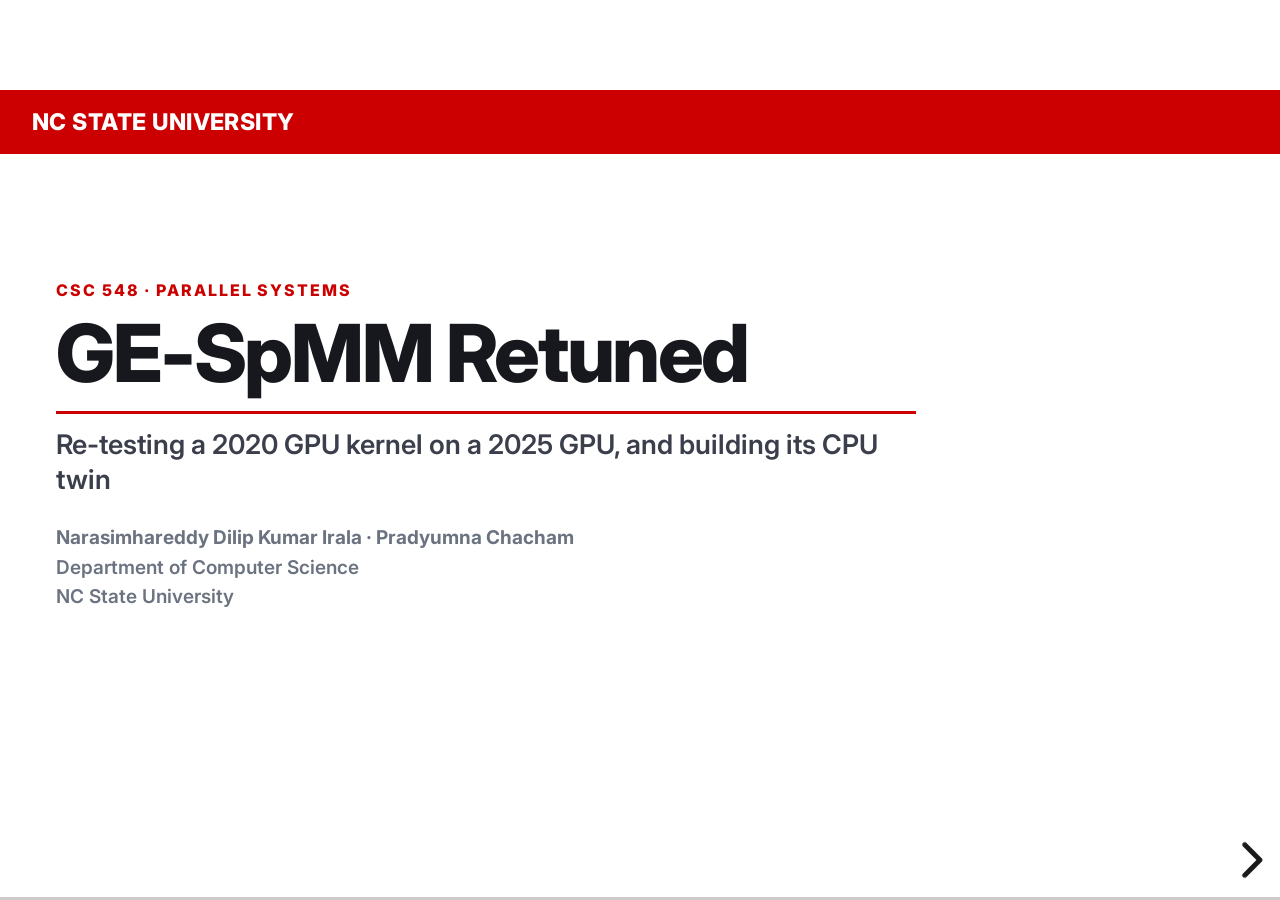
<file: index.html>
<!doctype html>
<html lang="en">
<head>
<meta charset="utf-8">
<meta name="viewport" content="width=device-width, initial-scale=1">
<title>GE-SpMM Retuned — Final Talk</title>
<link rel="stylesheet" href="vendor/reveal/reset.css">
<link rel="stylesheet" href="vendor/reveal/reveal.css">
<link rel="preconnect" href="https://fonts.googleapis.com">
<link rel="preconnect" href="https://fonts.gstatic.com" crossorigin>
<link rel="stylesheet" href="https://fonts.googleapis.com/css2?family=Inter:wght@400;600;700;800&family=JetBrains+Mono:wght@400;600;700&display=swap">
<link rel="stylesheet" href="assets/theme.css">
<link rel="stylesheet" href="assets/final.css">
</head>
<body>
<div class="reveal">
<div class="slides">

<!-- 1 -->
<section class="title-slide">
  <p class="eyebrow">CSC 548 · Parallel Systems</p>
  <h1 class="ctitle">GE-SpMM Retuned</h1>
  <p class="csub">Re-testing a 2020 GPU kernel on a 2025 GPU, and building its CPU twin</p>
  <p class="cmeta"><b style="color:var(--muted)">Narasimhareddy Dilip Kumar Irala · Pradyumna Chacham</b><br>Department of Computer Science<br>NC State University</p>
  <aside class="notes">
    <p>Introduce ourselves and the project. We took GE-SpMM, a 2020 paper that showed a hand-written CUDA kernel could beat NVIDIA’s own library at sparse times dense matrix multiplication, and we rebuilt it on a current GPU. The question we set out to answer was simple: five years and three GPU generations later, do the tricks in that paper still work? The answer turned out to be more interesting than yes or no, and most of this talk is about what we found when we went looking for the reason.</p>
    <p><b>Backup (if asked):</b> Suggested split, change it if you like: Dilip takes slides 1 to 7, up to and including what we re-implemented; Pradyumna takes 8 to 12, from the CPU control onward. The natural handover line at the end of slide 7 is “we wrote a CPU version too, and the next slide is why.” If anyone asks who did what: the CUDA kernel, the tuning and the compiler investigation on one side; the OpenMP kernel, the MKL comparison and the skew study on the other.</p>
  </aside>
</section>

<!-- 2 -->
<section>
  <p class="kicker">Problem · The task</p>
  <h2 class="title">SpMM: multiply a sparse matrix by a dense matrix</h2>
  <p class="subh">Why Sparse × Dense matters</p>
  <ul class="bl big" style="margin-top:6px">
    <li>A graph neural network mixes every node’s features with its neighbours’, once per layer
      <ul><li>That mixing step <b>is</b> a sparse matrix times a dense matrix (SpMM)</li></ul></li>
    <li>The graph is the sparse matrix A; the feature table is the dense matrix B; the result is C = A × B
      <ul><li>A node has N features, so B has N columns — we test N from 16 to 512</li></ul></li>
    <li>This one operation is about <b>30%</b> of the time spent training a GCN
      <ul><li>33%, 29%, 30% on the paper’s three graphs — so it is worth making fast</li></ul></li>
    <li>The work is <b>memory-bound</b>: only about half a floating-point operation per byte read
      <ul><li>On our GPU that caps it near 224 GFLOPS — set by memory speed, not by arithmetic</li></ul></li>
  </ul>
  <div class="callout bot">Going faster means <b>moving less data</b>, not doing less arithmetic</div>
  <span class="pn">2</span>
  <aside class="notes">
    <p>Let me start with what this operation is and why anyone cares. In a graph neural network, every layer updates a node by mixing its own features with the features of its neighbours. If you write that mixing step as linear algebra, it is exactly a sparse matrix multiplied by a dense matrix, which people call SpMM. The sparse matrix A is the graph itself: a one wherever two nodes are connected, and zeros everywhere else, which is almost everywhere. The dense matrix B is the feature table, one row per node and N columns, where N is the feature width; we test N from 16 up to 512 because that is the range real models use. The result C is the updated features. This matters because it is where the time actually goes: the paper profiled GCN training and found this single operation is about thirty percent of it, on all three of their graphs. The last point is the one to remember for the rest of the talk. This kernel does very little arithmetic per byte it reads, about half a flop per byte, so it is limited by how fast the GPU can pull data out of memory. On our card that ceiling is around 224 gigaflops. Every optimization in this talk is about moving less data or hiding the time spent waiting for it.</p>
    <p><b>Backup (if asked):</b> If asked where the numbers come from. The thirty percent is Table I of the GE-SpMM paper, measured with a profiler during GCN training: 33.1 percent on Cora, 29.3 on Citeseer, 29.8 on Pubmed. The 224 gigaflop figure is our card’s 448 gigabytes per second multiplied by roughly half a floating-point operation per byte. It is a bandwidth ceiling, which is the important part: no amount of arithmetic tuning gets you past it, so every result in this talk comes from moving data better, never from doing less maths.</p>
  </aside>
</section>

<!-- 3 -->
<section>
  <p class="kicker">Background · Storage format</p>
  <h2 class="title">How the Matrix Is Stored: CSR</h2>
  <div class="csr-top">
    <div>
      <p class="bold17">The sparse matrix A (4 × 4)</p>
      <div class="cg g4x4"><div class="cl2 z">·</div><div class="cl2 nz">5</div><div class="cl2 z">·</div><div class="cl2 nz">2</div><div class="cl2 gr">3</div><div class="cl2 z">·</div><div class="cl2 z">·</div><div class="cl2 z">·</div><div class="cl2 z">·</div><div class="cl2 z">·</div><div class="cl2 gr">7</div><div class="cl2 gr">1</div><div class="cl2 gr">4</div><div class="cl2 z">·</div><div class="cl2 gr">6</div><div class="cl2 z">·</div></div>
    </div>
    <div>
      <p class="bold17">Stored as three plain arrays</p>
      <div class="arr"><span class="an">val</span><div class="cg"><div class="cl2 ar">5</div><div class="cl2 ar">2</div><div class="cl2 ar">3</div><div class="cl2 ar">7</div><div class="cl2 ar">1</div><div class="cl2 ar">4</div><div class="cl2 ar">6</div></div></div><div class="arr"><span class="an">colind</span><div class="cg"><div class="cl2 ">1</div><div class="cl2 ">3</div><div class="cl2 ">0</div><div class="cl2 ">2</div><div class="cl2 ">3</div><div class="cl2 ">0</div><div class="cl2 ">2</div></div></div><div class="arr"><span class="an">rowptr</span><div class="cg"><div class="cl2 ">0</div><div class="cl2 ">2</div><div class="cl2 ">3</div><div class="cl2 ">5</div><div class="cl2 ">7</div></div></div>
      <p class="txt" style="margin-top:6px">val and colind list the non-zeros row by row. rowptr says where each row starts: row 0 is entries 0–1, row 1 is entry 2, and so on. Only 7 of 16 entries are non-zero; real graphs are far emptier.</p>
    </div>
  </div>
  <div class="spmm">
    <p class="bold17 sp-h">What SpMM does with it: C = A × B</p>
    <div class="sp-row">
      <div class="sp-m"><span class="sp-l">A (sparse)</span><div class="cg g4s"><div class="cl2 z">·</div><div class="cl2 nz">5</div><div class="cl2 z">·</div><div class="cl2 nz">2</div><div class="cl2 gr">3</div><div class="cl2 z">·</div><div class="cl2 z">·</div><div class="cl2 z">·</div><div class="cl2 z">·</div><div class="cl2 z">·</div><div class="cl2 gr">7</div><div class="cl2 gr">1</div><div class="cl2 gr">4</div><div class="cl2 z">·</div><div class="cl2 gr">6</div><div class="cl2 z">·</div></div></div>
      <span class="sp-op">×</span>
      <div class="sp-m"><span class="sp-l">B (dense, N = 4)</span><div class="cg g4s"><div class="cl2 ">1</div><div class="cl2 ">2</div><div class="cl2 ">3</div><div class="cl2 ">4</div><div class="cl2 ar">5</div><div class="cl2 ar">6</div><div class="cl2 ar">7</div><div class="cl2 ar">8</div><div class="cl2 ">9</div><div class="cl2 ">10</div><div class="cl2 ">11</div><div class="cl2 ">12</div><div class="cl2 ar">13</div><div class="cl2 ar">14</div><div class="cl2 ar">15</div><div class="cl2 ar">16</div></div></div>
      <span class="sp-op">=</span>
      <div class="sp-m"><span class="sp-l">C (row 0 shown)</span><div class="cg g4s"><div class="cl2 ar">51</div><div class="cl2 ar">58</div><div class="cl2 ar">65</div><div class="cl2 ar">72</div><div class="cl2 z">·</div><div class="cl2 z">·</div><div class="cl2 z">·</div><div class="cl2 z">·</div><div class="cl2 z">·</div><div class="cl2 z">·</div><div class="cl2 z">·</div><div class="cl2 z">·</div><div class="cl2 z">·</div><div class="cl2 z">·</div><div class="cl2 z">·</div><div class="cl2 z">·</div></div></div>
      <div class="hw-link"><p class="hw-k">CSR · seen in HW1–HW4</p><p class="hw-t">The same CSR format and y = A·x kernel. SpMM is N SpMVs that share one A.</p></div>
    </div>
  </div>
  <div class="callout bot">C[0,:] = 5 × B[1,:] + 2 × B[3,:] = [51, 58, 65, 72]</div>
  <span class="pn">3</span>
  <aside class="notes">
    <p>Before the tricks, you need to know how the matrix is stored, because the storage format decides what the kernel can and cannot do. This is CSR, compressed sparse row, and it is just three arrays. Storing all sixteen entries of this little matrix would be wasteful, and for a real graph with millions of nodes it is impossible, so we only keep the non-zeros. The val array holds the non-zero values, read row by row, left to right. The colind array holds the column each of those values came from. And rowptr marks where each row begins in the other two arrays: row zero occupies entries zero and one, row one is entry two, row two is entries three and four, row three is entries five and six. To get row zero of the answer you look up rowptr, find that row zero has two non-zeros, read their values five and two and their columns one and three, and then the answer is five times row one of B plus two times row three of B. That is the single most important sentence on this slide: one output row is a weighted sum of a few rows of B, and the column indices tell you which rows of B to pick up. Everything the GPU kernel does is about fetching those rows of B efficiently. And this should look familiar: it is the same CSR format and the same y = A·x kernel from homeworks one to four. SpMM is just N of those SpMVs sharing one A.</p>
    <p><b>Backup (if asked):</b> Two things if asked. This four by four matrix is our own teaching example, not from the paper; real graphs in our test set run from a thousand rows to nearly five million. And if someone asks why the storage format matters so much: almost every faster sparse kernel in the literature converts the matrix into some other layout first, and GE-SpMM’s whole selling point is that it does not. It reads these three arrays exactly as a graph library already stores them, so there is nothing to convert and nothing to amortise. Our kernel keeps that property, which is why we never compare against preprocessing-based kernels.</p>
  </aside>
</section>

<!-- 4 -->
<section>
  <p class="kicker">PAPER · GE-SpMM, Huang et al., SC 2020</p>
  <h2 class="title">The Paper We Started From</h2>
  <ul class="bl" style="margin-top:6px;font-size:23px">
    <li style="font-size:23px"><b>GE-SpMM</b>, Huang et al., SC 2020 — a hand-written CUDA kernel for this operation
      <ul><li>Its claim: work straight from CSR, add no preprocessing, and still beat NVIDIA’s own cuSPARSE library</li>
      <li>Other fast kernels first convert the matrix to a special format; in GNN inference that conversion costs more than the multiply it saves</li></ul></li>
    <li style="font-size:23px"><b>Trick 1 — Coalesced Row Caching (CRC):</b> the 32 threads of a warp fetch 32 non-zeros together in one request, into shared memory, instead of each thread fetching the same one separately</li>
    <li style="font-size:23px"><b>Trick 2 — Coarse-grained Warp Merging (CWM):</b> each thread computes CF output columns instead of one, so a fetched non-zero gets used CF times before it is thrown away. <b>The paper fixed CF = 2 for every matrix.</b></li>
  </ul>
  <div class="hw bot hw4" style="bottom:46px">
    <div class="box"><span class="h">Their hardware (2020)</span>GTX 1080 Ti (Pascal) and RTX 2080 (Turing) · CUDA 10.1<br>Reported: up to <b>1.41×</b> cuSPARSE, <b>1.81×</b> GraphBLAST</div>
    <div class="box acc"><span class="h">Our hardware (2026)</span>RTX 5060 Ti — Blackwell, 36 SMs, 32 MB L2, 448 GB/s · CUDA 12.9, on ARC<br>Plus four older GPUs: P4000, 2080 SUPER, A4000, 4060 Ti</div>
  </div>
  <span class="pn">4</span>
  <aside class="notes">
    <p>This is the paper we rebuilt. GE-SpMM was published at Supercomputing in 2020. Its selling point was compatibility: there were already faster sparse kernels in the literature, but they all required converting the matrix into a special layout first, and in a graph neural network you often multiply by a given graph only a handful of times, so the conversion costs more than it saves. GE-SpMM works directly on the CSR arrays we just saw, with no conversion at all, and still claimed to beat NVIDIA’s own cuSPARSE library. It does that with two tricks, which the next two slides explain properly. The first, coalesced row caching, is about the thirty-two threads of a warp cooperating on one fetch instead of all asking for the same thing. The second, coarse-grained warp merging, is about squeezing more output out of each thing you fetch, controlled by a number they call the coarsening factor, CF, which the paper fixes at two for every matrix. Remember that it is fixed, because that is one of the things we change. On the right is the hardware gap we are testing across: they ran on Pascal and Turing cards with CUDA 10.1; we ran on a Blackwell card with CUDA 12.9, plus four older GPUs so we could see how the answer changes by generation.</p>
    <p><b>Backup (if asked):</b> If asked about the figures on the left: those are the paper’s own headline numbers, against cuSPARSE’s csrmm2 routine and against GraphBLAST, measured on their two cards. We are not disputing them; on the older GPUs we reproduce the same ballpark. If asked why we used a 5060 Ti rather than a datacentre card: it is what was available on ARC, and the point of the study is the gap between generations rather than absolute speed, which is why we ran the same binary on four more GPUs spanning Pascal, Turing, Ampere and Ada.</p>
  </aside>
</section>

<!-- 5 -->
<section>
  <p class="kicker">Paper · Trick 1</p>
  <h2 class="title">Trick 1: Coalesced Row Caching</h2>
  <p class="lead" style="font-weight:700;color:var(--ink);font-size:19.5px;margin-bottom:8px!important">One warp — 32 threads — handles one row of the output. Each thread owns one output column. (Drawn with 4 threads.)</p>
  <table class="t wrapok">
    <tr><th style="width:52%">For one non-zero, each thread needs…</th><th>Is it the same for all 32 threads?</th></tr>
    <tr><td>the value val[p]</td><td>Yes — identical</td></tr>
    <tr><td>the column index colind[p]</td><td>Yes — identical</td></tr>
    <tr class="hl"><td>the dense value B[colind[p], my column]</td><td>No — every thread needs a different one</td></tr>
  </table>
  <div class="p5" style="display:grid;grid-template-columns:1fr 1fr;gap:20px;margin-top:12px">
    <div class="pnl"><div class="ph">Without CRC <span>4 reads, one address</span></div>
      <div class="rw"><div class="cg"><div class="cl2 gr">5</div><div class="cl2 gr">5</div><div class="cl2 gr">5</div><div class="cl2 gr">5</div></div></div>
      <p class="pc">All four threads ask memory for the same entry, and again for the next non-zero, and the next.</p></div>
    <div class="pnl acc"><div class="ph">With CRC <span>1 read, shared by all</span></div>
      <div class="rw"><div class="cg"><div class="cl2 ar">5</div><div class="cl2 ar">2</div><div class="cl2 z">·</div><div class="cl2 z">·</div></div></div>
      <p class="pc">The four threads fetch four <b>different</b> entries in one request, park them in shared memory, then all read from there.</p></div>
  </div>
  <div class="callout" style="margin-top:12px"><b>Fetch once, use it 32 times.</b> Row 0 has only 2 non-zeros, so two threads idle — that matters later</div>
  <span class="pn">5</span>
  <aside class="notes">
    <p>Here is the first trick, and the table at the top is the whole idea. One warp, thirty-two threads, works on one row of the output, and each thread is responsible for one column. Now look at what a single thread needs in order to handle one non-zero of that row. It needs the value, it needs the column index, and it needs one entry out of B. The first two are identical for all thirty-two threads: every thread in the warp is walking the same row of A. Only the third differs, because each thread is working on a different output column. So the sparse side of the data is shared and the dense side is private, and that asymmetry is what both tricks exploit. Without the trick, all four threads in my picture go to memory and ask for the same address, which is wasteful, and they do it again for every single non-zero in the row. With coalesced row caching, the four threads instead fetch four different non-zeros in one single request, which the hardware can serve as one transaction, drop them in shared memory, and then everybody reads from shared memory, which is fast and on-chip. Fetch once, use it thirty-two times. One thing to flag now because it comes back later: this row only has two non-zeros, so two of my four threads had nothing to fetch and sat idle. On real graphs most rows are shorter than thirty-two, so that cooperative fetch is often half empty.</p>
    <p><b>Backup (if asked):</b> If asked how much this trick is actually worth, do not pre-empt slide ten, just say: in our implementation it is still a win on every GPU we tested, about eight percent on Blackwell and twenty-five to thirty percent on the older cards, and there is a slide coming on why that shrank. The idle-lane point is measured rather than hand-waved: we track the fraction of rows with fewer than thirty-two non-zeros as a matrix feature, and it is one of the five numbers our run-time selector uses to choose a setting.</p>
  </aside>
</section>

<!-- 6 -->
<section>
  <p class="kicker">Paper · Trick 2</p>
  <h2 class="title">Trick 2: Coarse-grained Warp Merging</h2>
  <p class="lead" style="font-weight:700;color:var(--ink)">CRC stops threads inside one warp repeating a fetch. But what if the output is wider than the warp? (Drawn with 4 threads and 8 output columns.)</p>
  <div style="display:grid;grid-template-columns:1fr 1fr;gap:20px">
    <div class="pnl"><div class="ph">CF = 1 — two warps</div>
      <div class="rw"><span class="rl">warp A</span><div class="cg"><div class="cl2 ar">0</div><div class="cl2 ar">1</div><div class="cl2 ar">2</div><div class="cl2 ar">3</div></div></div>
      <div class="rw"><span class="rl">warp B</span><div class="cg"><div class="cl2 ar">4</div><div class="cl2 ar">5</div><div class="cl2 ar">6</div><div class="cl2 ar">7</div></div></div>
      <p class="pc r">Row fetched twice</p>
      <p class="pc">Both warps walk the same row of A and fetch the same values and column indices, separately.</p></div>
    <div class="pnl acc"><div class="ph">CF = 2 — one warp, two totals each</div>
      <div class="rw"><span class="rl">thread 0</span><div class="cg"><div class="cl2 s ar">0</div><div class="cl2 s z">·</div><div class="cl2 s z">·</div><div class="cl2 s z">·</div><div class="cl2 s ar">4</div><div class="cl2 s z">·</div><div class="cl2 s z">·</div><div class="cl2 s z">·</div></div></div>
      <div class="rw"><span class="rl">thread 1</span><div class="cg"><div class="cl2 s z">·</div><div class="cl2 s ar">1</div><div class="cl2 s z">·</div><div class="cl2 s z">·</div><div class="cl2 s z">·</div><div class="cl2 s ar">5</div><div class="cl2 s z">·</div><div class="cl2 s z">·</div></div></div>
      <p class="pc r">Row fetched once</p>
      <p class="pc">Thread 0 keeps a running total for column 0 <b>and</b> column 4, and finishes both from the same fetched value.</p></div>
  </div>
  <div class="callout" style="margin-top:12px">Once you have paid to fetch a non-zero, <b>finish every column it can contribute to</b> before dropping it. The paper fixed CF = 2</div>
  <span class="pn">6</span>
  <aside class="notes">
    <p>The second trick covers the other way you can end up paying twice. Coalesced row caching fixed the waste inside one warp. But suppose the output is wider than the warp — say eight columns when I only have four threads. The obvious thing is to use two warps, the first covering columns zero to three and the second covering four to seven. The problem is that both of those warps have to walk the same row of A, so the values and column indices get fetched from memory twice, for the same answer. Coarse-grained warp merging says: don't do that. Use one warp, and give each thread two running totals instead of one. Thread zero now owns column zero and column four. When it fetches a non-zero, it immediately uses it for both of its columns before throwing it away. The row gets fetched once instead of twice. The number of columns per thread is the coarsening factor, CF, and the paper picked CF equals two and used it for every matrix and every feature width. The intuition behind a larger CF is obvious: more reuse per fetch. The cost is less obvious, and we will come back to it — each extra column means another running total in registers, and a wider slice of B in flight at once.</p>
    <p><b>Backup (if asked):</b> If asked about larger coarsening factors, we did sweep four and eight. Across seven hundred and five measured cases, four was the best choice seven times and eight was best three times, so they are not useful in practice on this hardware. Be honest about one gap: four and eight have the same loop shape as one and two, but they are not covered by the line-by-line compiler ablation on the later slide, which only tested one and two, so we do not claim anything about them there.</p>
  </aside>
</section>

<!-- 7 -->
<section>
  <p class="kicker">Our work · What we built</p>
  <h2 class="title">What We Re-implemented, and Changed</h2>
  <p class="lead" style="font-weight:700;color:var(--ink);font-size:20px">We rewrote both kernels from the paper’s algorithms as one templated kernel — 120 compiled variants, picked at run time — then changed three things.</p>
  <div class="blk"><ul class="bl">
    <li class="top"><b>1. We fixed a correctness bug in their code.</b> Their index arithmetic is 32-bit
      <ul><li>Once rows × feature width passes about 2.1 billion, the index wraps round and the answers are silently wrong — no crash, no warning</li>
      <li>Ours uses 64-bit offsets, and every run is checked against a double-precision reference before it is timed</li></ul></li></ul></div>
  <div class="blk"><ul class="bl">
    <li class="top"><b>2. They fix CF = 2 for every matrix. We pick it per matrix</b>, from two numbers read off the graph
      <ul><li>CF = 2 only if the average row has <b>4 or fewer</b> entries; otherwise CF = 1. And always CF = 1 when the row lengths are very uneven</li>
      <li>Both numbers come from one cheap pass over rowptr — we never touch the values</li>
      <li>Tested on 27 matrices the rule was never fitted on: <b>0.995</b> of the best possible choice, against <b>0.966</b> for a fixed CF = 2. At N = 16: <b>1.000</b> against <b>0.739</b></li>
      <li><b>What actually ships is auto:</b> a 3-nearest-neighbour model picks the setting from a 6-option shortlist using 5 cheap features, and a skew rule sends very uneven matrices to a different kernel. Costs <b>0.231 ms</b>, once per graph</li></ul></li></ul></div>
  <div class="blk"><ul class="bl"><li class="top" style="margin-bottom:4px"><b>3. We wrote an OpenMP CPU version</b> of the same algorithm — the next slide is why</li></ul></div>
  <div class="callout bot" style="bottom:42px">A rule that reads <b>two numbers off the matrix</b> beats one constant chosen for everybody</div>
  <span class="pn">7</span>
  <aside class="notes">
    <p>So what did we actually build. We rewrote the paper’s two kernels from the algorithms in the paper, as a single templated kernel, which compiles into a hundred and twenty variants that we choose between at run time. Then three changes. First, a correctness bug. Their index arithmetic is thirty-two bit, which is fine for the graphs they tested, but once the number of rows times the feature width goes past roughly two point one billion, the index wraps round and the kernel quietly computes wrong answers. There is no crash and no warning; you just get bad numbers. Ours uses sixty-four bit offsets, and separately, every single timed run we report is checked against a double-precision reference first, so nothing gets timed unless it is correct. Second, and this is the part I want you to take away: the paper fixes the coarsening factor at two for every matrix in the world. We pick it per matrix, using a rule you can say out loud. Use CF equals two only if the average row is short, four entries or fewer; otherwise use one. And whenever the row lengths are very uneven, use one. Both of those numbers come from a single cheap pass over the rowptr array, so we never even look at the matrix values. On twenty-seven matrices the rule was never fitted on, it lands within half a percent of the best choice you could have made with hindsight, where the paper’s fixed two is about three percent off at wide outputs, and twenty-six percent off at narrow ones. One distinction to have straight in case you are asked, because these are two different things. That rule is the explainable version, and it is the one I would quote, because you can say it out loud and check it. What actually ships in the library is a small model: three-nearest-neighbour over a shortlist of six settings, using five cheap numbers about the matrix and the feature width — average row length, how uneven the rows are, the output width, the share of rows shorter than thirty-two, and the matrix size. Alongside it one hand-written rule looks at the unevenness and sends the worst matrices to a different kernel entirely. Picking costs about a quarter of a millisecond, paid once per graph, and in a graph neural network you multiply by the same graph thousands of times, so it is free in practice. That selector is where the one-point-one-four times figure on the takeaways slide comes from. Third, we wrote a CPU version in OpenMP, which is the next slide.</p>
    <p><b>Backup (if asked):</b> Backing detail if pushed. The overflow is not hypothetical for their own test set: the largest graph in the paper’s benchmark suite has four point eight five million rows, and at a feature width of five hundred and twelve that is two point four eight billion, past the two point one five billion a signed thirty-two-bit index can hold. The rule’s scores come from a held-out test: the rule is fitted on the training matrices only and scored once on twenty-seven matrices it never saw, including every citation graph and every synthetic power-law graph as whole families. The 0.995 is a geometric mean of how close it lands to the best coarsening factor available in each case, and its worst single case is 0.95.</p>
  </aside>
</section>

<!-- 8 -->
<section>
  <p class="kicker">Our work · The CPU control</p>
  <h2 class="title">Why We Also Wrote a CPU Version</h2>
  <ul class="bl" style="margin-top:2px">
    <li style="font-size:21px"><b>Not a GPU-versus-CPU race.</b> It is a control experiment</li>
    <li style="font-size:20px">The puzzle: this kernel slows down badly on <b>uneven</b> graphs — a few nodes with thousands of neighbours, most with two or three. Real graphs all look like this
      <ul><li><b>Reason (a):</b> the GPU’s execution model. One row goes to one warp, and that assignment is fixed when the kernel launches — a warp cannot hand its row to someone else, or split a huge row up</li>
      <li><b>Reason (b):</b> the algorithm. Maybe any row-by-row sparse multiply suffers, on any hardware</li></ul></li>
    <li style="font-size:20px"><b>GPU numbers alone cannot tell these apart</b> — every GPU measurement has warps in it. So we ran the same algorithm on hardware that has none</li>
  </ul>
  <table class="t wrapok" style="margin-top:6px;table-layout:fixed;font-size:18.5px">
    <colgroup><col style="width:46%"><col style="width:24%"><col style="width:30%"></colgroup>
    <tr><th>Same uneven matrices, throughput kept vs. an even graph</th><th>At skew CoV 16, N = 16</th><th></th></tr>
    <tr><td>GPU, one row per warp (the paper’s mapping)</td><td>0.31 — keeps 31%</td><td><div class="btrack"><div class="bar" style="width:31%"></div></div></td></tr>
    <tr><td>GPU, our tuned version (merge path)</td><td>0.62</td><td><div class="btrack"><div class="bar" style="width:62%"></div></div></td></tr>
    <tr class="hl"><td>CPU, OpenMP</td><td>0.82 — keeps 82%</td><td><div class="btrack"><div class="bar red" style="width:82%"></div></div></td></tr>
  </table>
  <div class="callout" style="font-size:19px;margin-top:10px">The penalty belongs to the <b>execution model</b>, not the algorithm — it holds at every width we tested. Honest caveat: on the CPU a static schedule scores 0.83 and dynamic 0.82, so this is not about the scheduling policy</div>
  <span class="pn">8</span>
  <aside class="notes">
    <p>This is the slide where the CPU version earns its place, so let me be clear about why it exists. It is not here so we can say a GPU is faster than a CPU; everyone knows that. It is a control. Here is the puzzle. This kernel slows down a lot on uneven graphs, where a handful of nodes have thousands of neighbours and most have two or three — which is what every real social or web graph looks like. There are two possible explanations. One: it is the GPU’s fault, because one row is assigned to one warp and that assignment is baked in when the kernel launches, so a warp that draws a huge row cannot hand it off or split it, and a warp that finishes early cannot go and help. Two: it is the algorithm’s fault, and any row-by-row sparse multiply would suffer the same way on any hardware. The problem is that you cannot tell these apart using GPU measurements, because every GPU measurement has warps baked into it. The only way to separate them is to run the same algorithm on hardware that has no warps at all. That is the CPU version. The numbers are in the table: on the same uneven matrices, the paper’s GPU mapping keeps thirty-one percent of the throughput it had on an even graph, and the CPU keeps eighty-two. So the penalty belongs to the execution model. One honest caveat I want to say out loud: we expected dynamic scheduling to be the reason the CPU copes, but static and dynamic come out within one percent of each other, so that is not the explanation. The CPU simply holds up either way.</p>
    <p><b>Backup (if asked):</b> Backing detail if pushed. These are synthetic matrices from a grid where we set the average row length and the unevenness independently, so the only thing changing between cells is the shape of the graph. Each number is that series compared against its own even-graph cell, so we are not comparing a GPU against a CPU directly, we are comparing how much each one loses. The effect is strongest at narrow outputs and milder at wide ones: the GPU row-split mapping keeps 0.31 at width 16 but 0.79 at width 512, while the CPU stays around 0.82 to 0.90 throughout. If asked why our tuned GPU version only recovers to 0.62, the merge-path kernel claws back about seventy per cent of the gap at width 16, not all of it.</p>
  </aside>
</section>

<!-- 9 -->
<section>
  <p class="kicker">Results · CPU vs Intel MKL</p>
  <h2 class="title">Our CPU Kernel vs Intel MKL</h2>
  <p class="lead" style="font-weight:700;color:var(--ink)">MKL is Intel’s own hand-tuned maths library — the fair thing to measure a CPU kernel against. AMD EPYC 9115, 16 cores, 16 threads.</p>
  <div style="display:grid;grid-template-columns:560px 1fr;gap:30px">
    <table class="t" style="font-size:20px">
      <tr><th class="c">Feature width N</th><th class="c">our time ÷ MKL time</th><th>Who wins</th></tr>
      <tr><td class="c">16</td><td class="c">1.10</td><td>MKL, by about 10%</td></tr>
      <tr class="hl"><td class="c">32</td><td class="c">0.91</td><td>Ours, by about 10%</td></tr>
      <tr class="hl"><td class="c">64</td><td class="c">0.72</td><td>Ours, by 1.4×</td></tr>
      <tr class="hl"><td class="c">128</td><td class="c">0.73</td><td>Ours</td></tr>
      <tr class="hl"><td class="c">256</td><td class="c">0.75</td><td>Ours</td></tr>
      <tr class="hl"><td class="c">512</td><td class="c">0.76</td><td>Ours, by about 1.3×</td></tr>
    </table>
    <ul class="bl" style="margin-top:-2px">
      <li style="font-size:20px">Scaling on 16 threads: <b>6.35×</b> at N = 512, <b>7.14×</b> at N = 128, over one thread
        <ul><li>Careful: the jump from 8 to 16 threads is the second memory link coming in, not better code — so don’t read Amdahl’s law into this curve</li></ul></li>
      <li style="font-size:20px">At N = 512 we reach <b>0.27</b> of what the machine can attain and MKL reaches 0.21
        <ul><li>Real traffic is about 4× the minimum needed, so at wide outputs the limit is <b>re-reading B</b>, not memory speed or arithmetic</li></ul></li>
    </ul>
  </div>
  <div class="callout" style="margin-top:14px">We beat a heavily tuned vendor library from N = 64 upward — on the same node, same threads</div>
  <span class="pn">9</span>
  <aside class="notes">
    <p>Since we built a CPU version, the obvious question is whether it is any good, so we measured it against Intel MKL, which is Intel’s own hand-tuned maths library and the fair thing to compare against. The table is time ratios, so below one means we are faster. At the narrowest output, sixteen columns, MKL beats us by about ten percent — their short-row handling is better than ours. At thirty-two we are ten percent ahead. From sixty-four columns upward we are consistently around thirty to forty percent faster, on the same machine with the same sixteen threads. Two things underneath that. First, scaling: we get about six and a half times on sixteen threads at the widest output. I want to be careful about how that number is read, because it is tempting to fit Amdahl’s law to it and announce a serial fraction. That would be wrong here. This processor has two chiplets, and the step you see between eight and sixteen threads is the second chiplet’s memory link becoming available, not the code getting more parallel. Second, the roofline. At wide outputs we reach about twenty-seven percent of what the machine could theoretically attain, and MKL about twenty-one. Neither is close to the ceiling, and when we counted the actual traffic it was roughly four times the minimum the problem requires. So the thing limiting us at wide outputs is re-reading the B matrix, not raw memory bandwidth and certainly not arithmetic.</p>
    <p><b>Backup (if asked):</b> Backing detail if pushed. These are the runs after short-row packing became our default, which is itself worth twelve to sixteen per cent at the two narrowest widths. The scaling figures are two, four, eight and sixteen threads giving 1.91, 3.05, 3.85 and 6.35 at width 512, with threads bound close to their cores. The reason the curve flattens between four and eight and then jumps is that this processor has two chiplets and up to eight threads share one chiplet’s memory link, which we measured separately: a STREAM-style benchmark gives 125 gigabytes per second across sixteen threads but only about 63 on one chiplet. If asked why MKL still wins at width 16, the honest answer is that we do not know — we never profiled it to see which routine it picks. That is on the last slide as unfinished work.</p>
  </aside>
</section>

<!-- 10 -->
<section>
  <p class="kicker">Results · The compiler finding</p>
  <h2 class="title">Why the Tricks Looked Dead</h2>
  <ul class="bl s10">
    <li>Our first result: on Blackwell the authors’ CRC kernel ran <b>1.40× slower</b> than their own simple kernel. We blamed the bigger cache for already doing CRC’s job</li>
    <li><b>That explanation was wrong.</b> Two things killed it
      <ul><li>The 4060 Ti has the <b>same 32 MB cache</b> as Blackwell and still author's kernel perform better in 4060 Ti than Blackwell.</li>
      <li>Hardware counters: same memory traffic, same hit rates, same occupancy, 0.95× the instructions — but <b>22–26 stall cycles</b> per instruction issued, against our 11–15. It was not moving more data, it was <b>waiting</b></li></ul></li>
  </ul>
  <div class="s10c">
    <div class="flow">
      <div class="fl"><b>Their inner loop has two exit tests</b> — ends at the tile or the row, whichever first<code>for (kk = 0; kk &lt; 32 &amp;&amp; jj + kk &lt; hb; kk++)</code></div>
      <div class="fl"><b>nvcc 12.9 does not unroll it for Blackwell</b> (it does for Pascal → Ada)</div>
      <div class="fl"><b>Loads go out one at a time</b></div>
      <div class="fl"><b>Every non-zero waits for its own load</b></div>
      <div class="fl bad"><b>Result: CRC kernel 1.40× slower</b> than the simple kernel</div>
    </div>
    <div>
      <table class="t s10t">
        <tr><th>Load instructions</th><th>theirs</th><th>ours</th></tr>
        <tr><td>Pascal → Ada</td><td><b>68</b> unrolled</td><td>12</td></tr>
        <tr><td>Blackwell</td><td><b>8</b> not unrolled</td><td>36</td></tr>
      </table>
      <p class="s10cap">Unrolled, 8 loads go out together and their waits overlap. Rolled, every non-zero waits for its own load, one at a time.</p>
    </div>
  </div>
  <div class="callout bot" style="bottom:38px;font-size:19px">Rewriting <b>three source lines</b> makes their kernel as fast as ours (1.80× our time → 1.08×). Well compiled, <b>CRC still wins</b> on Blackwell: 0.92× the simple kernel, against 0.67–0.78× on older GPUs</div>
  <span class="pn">10</span>
  <aside class="notes">
    <p>This is the slide I would most like you to remember, and it is a story about being wrong. Our first campaign found that the authors’ coalesced-row-caching kernel was forty percent slower than their own simple kernel on the new GPU, and we had a tidy explanation: Blackwell has a thirty-two megabyte cache, the cache is now doing by itself what the trick used to do by hand, so the trick is obsolete. It is a nice story and it is wrong. Two things killed it. First, we ran the same experiment on a 4060 Ti, which has exactly the same thirty-two megabyte cache, and there was no gap at all. If the cache were the explanation, that card should behave the same way. Second, the hardware counters: the slow kernel moves exactly the same bytes, gets the same cache hit rates, has the same occupancy and actually executes slightly fewer instructions. It was not doing more work. It was waiting — twice as many stall cycles per instruction. The real cause is the compiler. Their inner loop has two exit conditions, stop at the end of the thirty-two-entry tile or stop at the end of the row, and to unroll a loop like that the compiler has to reason out the trip count. For every GPU generation from Pascal through Ada it does. For Blackwell it silently does not, and you can see it in the machine code: sixty-eight load instructions become eight. Unrolled, eight loads go out together and their memory latencies overlap. Rolled, every single non-zero waits for its own load. We rewrote three lines of their source and their kernel became as fast as ours. So the honest conclusion is the opposite of what we first reported: with well-compiled code, coalesced row caching still wins on Blackwell. The benefit shrinks, from twenty-five or thirty percent down to eight, but it does not turn into a loss.</p>
    <p><b>Backup (if asked):</b> Backing detail if pushed. The three lines are: the two-exit loop bound; a test that asks “am I the last column block” instead of “do I stick out past the end”, which sends every last block down the bounds-checked path even when nothing sticks out; and a bounds check written once per non-zero instead of once per tile, which the compiler keeps as a real branch so the loads cannot be batched. Every fixed version produces bit-identical output to ours, same summation order, so this is not a numerical trade. Worth knowing: __restrict__, which is the usual first guess, makes no measurable difference here, under nought point three per cent. The damage is worst on skewed graphs, where one warp walks thousands of non-zeros and pays a full memory latency for each: wiki-Talk and com-Youtube are 4.2 times slower at width 16. One caveat to volunteer: we only tested CUDA 12.9, and we did not try the compiler the paper originally used.</p>
  </aside>
</section>

<!-- 11 -->
<section>
  <p class="kicker">Takeaways</p>
  <h2 class="title">Takeaways</h2>
  <ul class="bl tight" style="margin-top:2px">
    <li><b>Re-running an old GPU paper on new hardware measures the compiler as much as the algorithm.</b> We nearly published a hardware explanation for what turned out to be a code-generation effect</li>
    <li><b>Trick 1 survives, smaller.</b> Coalesced row caching is 0.92× the simple kernel’s time on Blackwell, against 0.67–0.78× on four older GPUs</li>
    <li><b>Trick 2’s fixed CF = 2 does not survive.</b> Across 705 measured cases the best CF was 1 in 378 and 2 in 317 — and at feature widths of 64 and above it was 1 in <b>every</b> cell of our synthetic grid</li>
    <li><b>A two-number rule beats any constant</b> — 0.995 of the best possible choice on matrices it had never seen</li>
    <li><b>Uneven graphs hurt the GPU far more than the CPU</b> — 0.31 against 0.82 of even-graph throughput, which is why the CPU control was worth building</li>
  </ul>
  <div class="nums bot" style="bottom:90px">
    <div class="nc"><span class="nn">1.58×</span><span class="nt">the best cuSPARSE at N = 512, with the best setting picked per matrix <b style="color:var(--ink)">in hindsight</b></span></div>
    <div class="nc acc"><span class="nn">1.14×</span><span class="nt">the same comparison with our selector choosing <b>blind</b>, on 27 graphs it had never seen</span></div>
  </div>
  <p class="closing bot" style="bottom:44px">The number worth quoting is <b>1.14×</b> — what you actually get without knowing the answer in advance</p>
  <span class="pn">11</span>
  <aside class="notes">
    <p>Pulling it together. The first takeaway is the one with the broadest reach, and it is a methodological one: when you re-run an old GPU paper on new hardware, you are measuring the compiler at least as much as the algorithm. We had a clean, plausible hardware story — bigger cache makes the trick redundant — and it was wrong, and it took a second GPU with the same cache size and a look at the machine code to find that out. Second, the first trick survives, just smaller: it still wins on Blackwell, by eight percent instead of twenty-five. Third, the second trick’s fixed setting does not survive. Across seven hundred measured cases the paper’s choice of two was the best one less than half the time, and at any feature width of sixty-four or more our grid says one, everywhere, without exception. Fourth, you do not need a complicated model to fix that — a rule reading two cheap numbers off the matrix gets within half a percent of perfect on matrices it has never seen. Fifth, the CPU control answered its question: uneven graphs cost the GPU far more than the CPU, so that penalty is about how GPUs execute, not about the algorithm. And finally the two numbers at the bottom, which I want to be careful about. Tuned per matrix with hindsight we are fifty-eight percent faster than the best cuSPARSE. But the number that means anything in practice is the one on the right: fourteen percent, with our selector choosing blind on graphs it had never seen. That is the honest headline and that is the one we quote.</p>
    <p><b>Backup (if asked):</b> Backing detail if pushed. The 1.58 is a geometric mean over the 115 matrices that have both timings at width 512, with 112 outright wins and three losses, and a confidence interval of 1.50 to 1.68. The 1.14 is our auto policy measured on the 27 held-out matrices, 159 samples; it compares kernel times taken from two different runs, so a few per cent either way should not be over-read. One number to have ready in case someone digs: the learned selector on its own, without the rule that routes very uneven matrices to the merge-path kernel, scores 0.98, which is slightly below cuSPARSE. It is the combination that wins, not the model alone, and we would rather say that ourselves than have it found.</p>
  </aside>
</section>

<!-- 12 -->
<section>
  <p class="kicker">Next steps</p>
  <h2 class="title">Future Scope / Next Steps</h2>
  <ul class="bl tight" style="margin-top:6px">
    <li><b>Pin down the compiler finding.</b> We know the unrolling decision changes for Blackwell; we have not traced which heuristic
      <ul><li>We only tested CUDA 12.9 — the same loop may behave differently on other versions, including the one the paper used</li></ul></li>
    <li><b>Finish the ablation.</b> CF = 4 and CF = 8 have the same loop shape but were never measured in it</li>
    <li><b>Profile MKL properly.</b> We know it is faster at N = 16; we have not recorded which routine it runs or where its time goes</li>
    <li><b>Choosing the merge-path settings from matrix features did not generalise</b>
      <ul><li>Every feature-based version scored worse than a plain rule, and even a perfect per-case choice would only reach 0.917 — we report that as a limit, not a result</li></ul></li>
    <li><b>Re-run the last figures with the final kernels</b> — six still use first-campaign versions, and the vertex-ordering question was never measured</li>
  </ul>
  <div class="callout bot" style="bottom:42px"><b>Takeaway:</b> the tricks still work — but a constant chosen in 2020, and a compiler from 2025, both decide more than the algorithm does</div>
  <span class="pn">12</span>
  <aside class="notes">
    <p>Where this goes next, and what we have not done. First, the compiler result is solid but incomplete: we can show that the unrolling decision changes between architectures and we can show the consequence, but we have not traced which specific heuristic inside the compiler changed, and we only ever tested one CUDA version. It would be worth checking whether the paper’s own compiler behaved this way. Second, our line-by-line ablation covers coarsening factors one and two; four and eight have the same loop shape and should behave the same way, but we did not measure them, so we should not claim them. Third, MKL beats us at the narrowest output and we do not know why — we never profiled it to see which routine it picks or where its time goes. Fourth, an honest negative: we tried to choose the merge-path settings from matrix features the same way we choose the coarsening factor, and nothing generalised. Every version we tried did worse than a plain hand-written rule, and even a perfect choice in every case would only reach ninety-two percent, so we report that as a limit rather than quietly dropping it. And fifth, housekeeping: six of our figures still come from the first campaign’s kernels and should be regenerated, and the question of whether reordering the graph’s vertices helps was never measured at all. The closing thought is the one from the previous slide: the tricks do still work, but a constant someone chose in 2020 and a compiler released in 2025 each turned out to matter more than the algorithm itself.</p>
    <p><b>Backup (if asked):</b> Backing detail if pushed. On the merge-path negative: we tried a per-width table, a table that could also pick the two-kernel variant, a nearest-neighbour model over the same features, tables split by matrix size, and an extra longest-row feature. On the held-out matrices these scored between 0.831 and 0.887, against 0.880 for the plain hand-written rule, so none of them earned its place. The ceiling matters too: even choosing the best merge setting in every single case would only reach 0.917, and the best setting changes from case to case, so no rule over these features can predict it. That is why we present it as a limit of the approach rather than a thing we ran out of time on.</p>
  </aside>
</section>

<!-- 13 -->
<section>
  <p class="kicker">Hypotheses · Where the evidence stands</p>
  <h2 class="title">Our Hypotheses — What the Data Supports</h2>
  <p class="hcap"><b>H1–H4</b> from our proposal · <b>H5</b> added mid-project · <b>H6–H8</b> added in Phase 3 (load balancing)</p><table class="ht"><tr><th>#</th><th>Hypothesis</th><th>Verdict (Nov run unless marked)</th></tr><tr><td class="hn">H1</td><td>CRC pays off only once rows fill its 32-slot tile</td><td><b class="vn">Not supported</b>: correlation 0.35–0.56, needed &gt; 0.8</td></tr><tr><td class="hn">H2</td><td>The best CF falls as skew rises</td><td><b class="vn">Not supported</b>: CF 1 best in every cell at N ≥ 64</td></tr><tr><td class="hn">H3</td><td>Skew hurts the GPU more than the CPU</td><td><b class="vs">Supported</b>: merge path closes 35–71% of the gap</td></tr><tr><td class="hn">H4</td><td>The CPU closes the gap at small N</td><td><b class="vs">Supported</b>: GPU lead 1.9× at N = 16 vs 4.8× at N = 512</td></tr><tr class="grp"><td class="hn">H5</td><td>Node order matters on a big-cache GPU</td><td><b class="vo">Partly</b>: random order 0.88×, others ≈ 1.0× (Oct run)</td></tr><tr class="grp"><td class="hn">H6</td><td>Merge path beats row split on skewed graphs at every N</td><td><b class="vn">Not supported</b>: holds for N ≤ 256, fails at 512 (0.94×)</td></tr><tr><td class="hn">H7</td><td>A skew level exists where merge path takes over</td><td><b class="vs">Yes</b>: median CoV ≈ 4</td></tr><tr><td class="hn">H8</td><td>Binning rows by length gets half of merge path's gain</td><td><b class="vn">Not supported</b>: 0.32 of it</td></tr></table>
  <p class="hfoot bot" style="bottom:40px">We ran more experiments than fit in four minutes — the full results are in our report and repository.</p>
  <span class="pn">13</span>
  <aside class="notes"><p>These are the hypotheses we set out to test. H1 to H4 are the ones we proposed in our proposal; H5 was added mid-project, and H6 to H8 came later, in the load-balancing phase. The verdict column shows where each one landed. We have done a lot more than we could show properly in four minutes — we are short on time — so the full set of experiments is in our report and repository, and we are happy to go into any of it in questions.</p></aside>
</section>

<!-- 14 -->
<section class="title-slide" style="padding-top:150px">
  <p class="eyebrow">NC State University</p>
  <h1 class="big">Thank you</h1>
  <p class="q">Questions?</p>
  <p class="cmeta" style="margin-top:50px !important"><b style="color:var(--muted)">Narasimhareddy Dilip Kumar Irala · Pradyumna Chacham</b><br>CSC 548 · NC State University</p>
  <aside class="notes">
    <p>Thank you. We're happy to take questions.</p>
  </aside>
</section>

</div></div>
<script src="vendor/reveal/reveal.js"></script>
<script src="vendor/reveal/plugin/notes/notes.js"></script>
<script>
  Reveal.initialize({
    width: 1280, height: 720, margin: 0, minScale: 0.2, maxScale: 2.0,
    center: false, hash: true, slideNumber: false, transition: 'fade', transitionSpeed: 'fast',
    controls: true, progress: true, pdfSeparateFragments: false,
    plugins: [ RevealNotes ]
  });
</script>
</body>
</html>
</file>
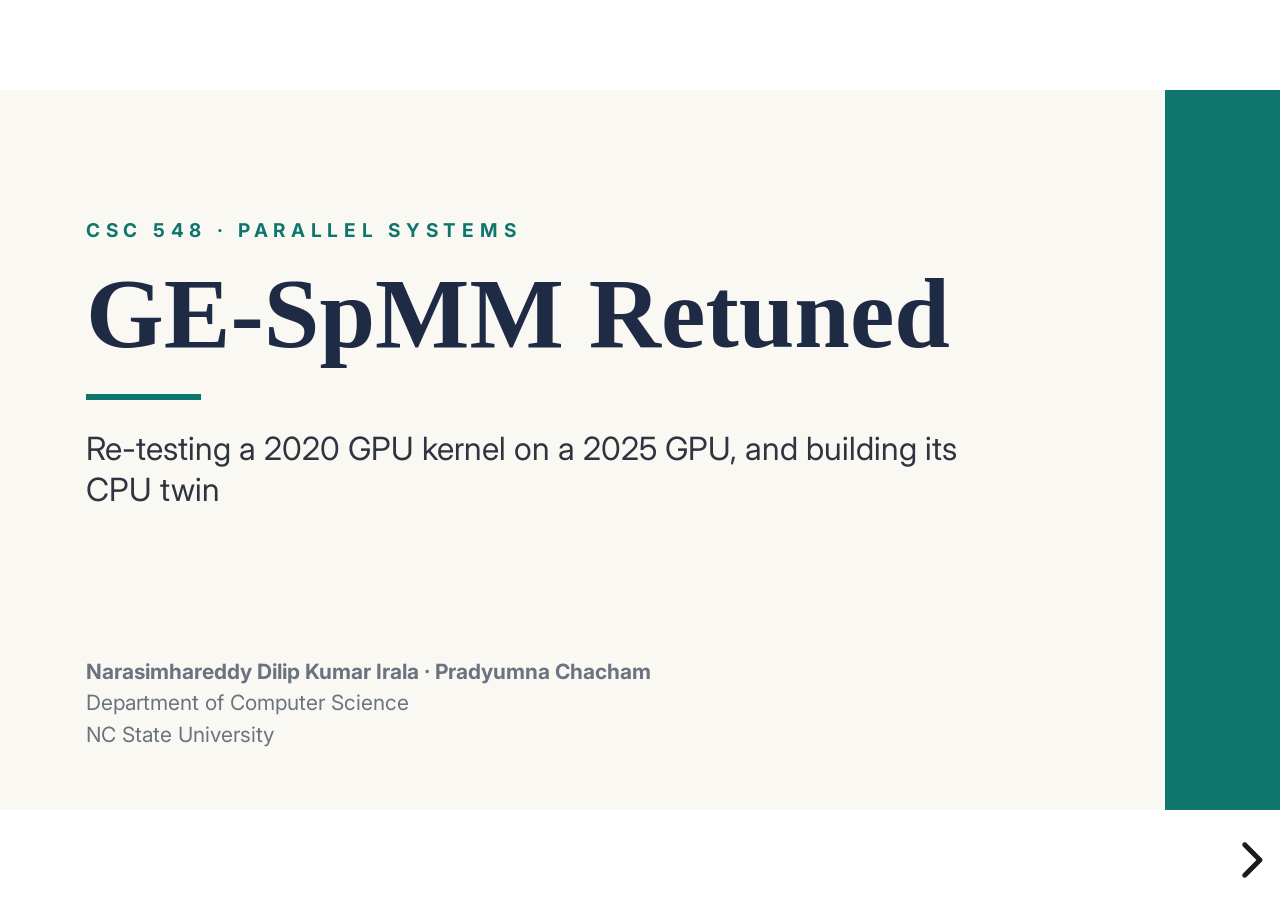
<file: alt/index.html>
<!doctype html>
<html lang="en">
<head>
<meta charset="utf-8">
<meta name="viewport" content="width=device-width, initial-scale=1">
<title>GE-SpMM Retuned — CSC 548 (academic editorial)</title>
<link rel="stylesheet" href="../vendor/reveal/reset.css">
<link rel="stylesheet" href="../vendor/reveal/reveal.css">
<link rel="preconnect" href="https://fonts.googleapis.com">
<link rel="preconnect" href="https://fonts.gstatic.com" crossorigin>
<link rel="stylesheet" href="https://fonts.googleapis.com/css2?family=Inter:wght@400;600;700&display=swap">
<link rel="stylesheet" href="alt.css">
</head>
<body>
<div class="reveal"><div class="slides">

<section class="ts" data-n="1">
  <div class="band"></div>
  <div class="tcol">
    <div class="kick big">CSC 548 · PARALLEL SYSTEMS</div>
    <h1>GE-SpMM Retuned</h1>
    <div class="trule"></div>
    <p class="sub1">Re-testing a 2020 GPU kernel on a 2025 GPU, and building its CPU twin</p>
  </div>
  <div class="names"><b>Narasimhareddy Dilip Kumar Irala · Pradyumna Chacham</b><br>Department of Computer Science<br>NC State University</div>
  <aside class="notes"><p>Introduce ourselves and the project. We took GE-SpMM, a 2020 paper that showed a hand-written CUDA kernel could beat NVIDIA’s own library at sparse times dense matrix multiplication, and we rebuilt it on a current GPU. The question we set out to answer was simple: five years and three GPU generations later, do the tricks in that paper still work? The answer turned out to be more interesting than yes or no, and most of this talk is about what we found when we went looking for the reason.</p><p><b>Backup (if asked):</b> Suggested split, change it if you like: Dilip takes slides 1 to 7, up to and including what we re-implemented; Pradyumna takes 8 to 12, from the CPU control onward. The natural handover line at the end of slide 7 is “we wrote a CPU version too, and the next slide is why.” If anyone asks who did what: the CUDA kernel, the tuning and the compiler investigation on one side; the OpenMP kernel, the MKL comparison and the skew study on the other.</p></aside>
</section>
<section class="cs " data-n="2">
  <header class="hd"><div class="vr"></div><div><div class="kick">PROBLEM · The task</div><h2>SpMM: multiply a sparse matrix by a dense matrix</h2></div></header>
  <div class="body"><div class="sh">Why Sparse × Dense matters</div><ul class='bl big'><li>A graph neural network mixes every node’s features with its neighbours’, once per layer<ul class='sub'><li>That mixing step <b>is</b> a sparse matrix times a dense matrix (SpMM)</li></ul></li><li>The graph is the sparse matrix A; the feature table is the dense matrix B; the result is C = A × B<ul class='sub'><li>A node has N features, so B has N columns — we test N from 16 to 512</li></ul></li><li>This one operation is about <b>30%</b> of the time spent training a GCN<ul class='sub'><li>33%, 29%, 30% on the paper’s three graphs — so it is worth making fast</li></ul></li><li>The work is <b>memory-bound</b>: only about half a floating-point operation per byte read<ul class='sub'><li>On our GPU that caps it near 224 GFLOPS — set by memory speed, not by arithmetic</li></ul></li></ul><div class='card callout mt'><div>Going faster means <b>moving less data</b>, not doing less arithmetic</div></div></div>
  <footer class="strip"><span class='cur'>PROBLEM</span><span>PAPER</span><span>OUR WORK</span><span>RESULTS</span><span>NEXT</span><em>2</em></footer>
  <aside class="notes"><p>Let me start with what this operation is and why anyone cares. In a graph neural network, every layer updates a node by mixing its own features with the features of its neighbours. If you write that mixing step as linear algebra, it is exactly a sparse matrix multiplied by a dense matrix, which people call SpMM. The sparse matrix A is the graph itself: a one wherever two nodes are connected, and zeros everywhere else, which is almost everywhere. The dense matrix B is the feature table, one row per node and N columns, where N is the feature width; we test N from 16 up to 512 because that is the range real models use. The result C is the updated features. This matters because it is where the time actually goes: the paper profiled GCN training and found this single operation is about thirty percent of it, on all three of their graphs. The last point is the one to remember for the rest of the talk. This kernel does very little arithmetic per byte it reads, about half a flop per byte, so it is limited by how fast the GPU can pull data out of memory. On our card that ceiling is around 224 gigaflops. Every optimization in this talk is about moving less data or hiding the time spent waiting for it.</p><p><b>Backup (if asked):</b> If asked where the numbers come from. The thirty percent is Table I of the GE-SpMM paper, measured with a profiler during GCN training: 33.1 percent on Cora, 29.3 on Citeseer, 29.8 on Pubmed. The 224 gigaflop figure is our card’s 448 gigabytes per second multiplied by roughly half a floating-point operation per byte. It is a bandwidth ceiling, which is the important part: no amount of arithmetic tuning gets you past it, so every result in this talk comes from moving data better, never from doing less maths.</p></aside>
</section>
<section class="cs " data-n="3">
  <header class="hd"><div class="vr"></div><div><div class="kick">Background · Storage format</div><h2>How the Matrix Is Stored: CSR</h2></div></header>
  <div class="body"><div class="two3">
<div class="col"><div class="h">The sparse matrix A (4 × 4)</div><div class="grid4"><div class='c zero'>·</div><div class='c teal'>5</div><div class='c zero'>·</div><div class='c teal'>2</div><div class='c teal'>3</div><div class='c zero'>·</div><div class='c zero'>·</div><div class='c zero'>·</div><div class='c zero'>·</div><div class='c zero'>·</div><div class='c teal'>7</div><div class='c teal'>1</div><div class='c teal'>4</div><div class='c zero'>·</div><div class='c teal'>6</div><div class='c zero'>·</div></div><p class="mut">7 of 16 entries are non-zero. Real graphs are far emptier.</p></div>
<div class="col"><div class="h">Stored as three plain arrays</div><div class='arow'><span class='an'>val</span><div class='c teal'>5</div><div class='c teal'>2</div><div class='c teal'>3</div><div class='c teal'>7</div><div class='c teal'>1</div><div class='c teal'>4</div><div class='c teal'>6</div></div><div class='arow'><span class='an'>colind</span><div class='c amber'>1</div><div class='c amber'>3</div><div class='c amber'>0</div><div class='c amber'>2</div><div class='c amber'>3</div><div class='c amber'>0</div><div class='c amber'>2</div></div><div class='arow'><span class='an'>rowptr</span><div class='c amber'>0</div><div class='c amber'>2</div><div class='c amber'>3</div><div class='c amber'>5</div><div class='c amber'>7</div></div><p class="expl">val and colind list the non-zeros row by row. rowptr says where each row starts: row 0 is entries 0–1, row 1 is entry 2, and so on.</p></div>
</div><div class='spmm'><div class='sm'><div class='sl'>A</div><div class='g4'><div class='m zero'>·</div><div class='m hi'>5</div><div class='m zero'>·</div><div class='m hi'>2</div><div class='m ln'>3</div><div class='m zero'>·</div><div class='m zero'>·</div><div class='m zero'>·</div><div class='m zero'>·</div><div class='m zero'>·</div><div class='m ln'>7</div><div class='m ln'>1</div><div class='m ln'>4</div><div class='m zero'>·</div><div class='m ln'>6</div><div class='m zero'>·</div></div></div><div class='op'>×</div><div class='sm'><div class='sl'>B (dense)</div><div class='g4'><div class='m ln'>1</div><div class='m ln'>2</div><div class='m ln'>3</div><div class='m ln'>4</div><div class='m hr'>5</div><div class='m hr'>6</div><div class='m hr'>7</div><div class='m hr'>8</div><div class='m ln'>9</div><div class='m ln'>10</div><div class='m ln'>11</div><div class='m ln'>12</div><div class='m hr'>13</div><div class='m hr'>14</div><div class='m hr'>15</div><div class='m hr'>16</div></div></div><div class='op'>=</div><div class='sm'><div class='sl'>C</div><div class='g4'><div class='m hi'>51</div><div class='m hi'>58</div><div class='m hi'>65</div><div class='m hi'>72</div><div class='m zero'>·</div><div class='m zero'>·</div><div class='m zero'>·</div><div class='m zero'>·</div><div class='m zero'>·</div><div class='m zero'>·</div><div class='m zero'>·</div><div class='m zero'>·</div><div class='m zero'>·</div><div class='m zero'>·</div><div class='m zero'>·</div><div class='m zero'>·</div></div></div><div class='spt'><p><b>The same A in action.</b> Row 0 of A has non-zeros 5 (col 1) and 2 (col 3), so C’s row 0 reads only rows 1 and 3 of B.</p><p class='hwl'><span class='hwk'>CSR · seen in HW1–HW4</span>The same CSR format and y = A·x kernel. SpMM is N SpMVs that share one A.</p></div></div><div class='card callout mt'><div>C[0,:] = 5 × B[1,:] + 2 × B[3,:] = <b>[51, 58, 65, 72]</b></div></div></div>
  <footer class="strip"><span>PROBLEM</span><span class='cur'>PAPER</span><span>OUR WORK</span><span>RESULTS</span><span>NEXT</span><em>3</em></footer>
  <aside class="notes"><p>Before the tricks, you need to know how the matrix is stored, because the storage format decides what the kernel can and cannot do. This is CSR, compressed sparse row, and it is just three arrays. Storing all sixteen entries of this little matrix would be wasteful, and for a real graph with millions of nodes it is impossible, so we only keep the non-zeros. The val array holds the non-zero values, read row by row, left to right. The colind array holds the column each of those values came from. And rowptr marks where each row begins in the other two arrays: row zero occupies entries zero and one, row one is entry two, row two is entries three and four, row three is entries five and six. To get row zero of the answer you look up rowptr, find that row zero has two non-zeros, read their values five and two and their columns one and three, and then the answer is five times row one of B plus two times row three of B. That is the single most important sentence on this slide: one output row is a weighted sum of a few rows of B, and the column indices tell you which rows of B to pick up. Everything the GPU kernel does is about fetching those rows of B efficiently. And this should look familiar: it is the same CSR format and the same y = A·x kernel from homeworks one to four. SpMM is just N of those SpMVs sharing one A.</p><p><b>Backup (if asked):</b> Two things if asked. This four by four matrix is our own teaching example, not from the paper; real graphs in our test set run from a thousand rows to nearly five million. And if someone asks why the storage format matters so much: almost every faster sparse kernel in the literature converts the matrix into some other layout first, and GE-SpMM’s whole selling point is that it does not. It reads these three arrays exactly as a graph library already stores them, so there is nothing to convert and nothing to amortise. Our kernel keeps that property, which is why we never compare against preprocessing-based kernels.</p></aside>
</section>
<section class="cs " data-n="4">
  <header class="hd"><div class="vr"></div><div><div class="kick">PAPER · GE-SpMM, Huang et al., SC 2020</div><h2>The Paper We Started From</h2></div></header>
  <div class="body"><ul class='bl'><li><b>GE-SpMM</b>, Huang et al., SC 2020 — a hand-written CUDA kernel for this operation<ul class='sub'><li>Its claim: work straight from CSR, add no preprocessing, and still beat NVIDIA’s own cuSPARSE library</li><li>Other fast kernels first convert the matrix to a special format; in GNN inference that conversion costs more than the multiply it saves</li></ul></li><li><b>Trick 1 — Coalesced Row Caching (CRC):</b> the 32 threads of a warp fetch 32 non-zeros together in one request, into shared memory, instead of each thread fetching the same one separately</li><li><b>Trick 2 — Coarse-grained Warp Merging (CWM):</b> each thread computes CF output columns instead of one, so a fetched non-zero gets used CF times before it is thrown away. <b>The paper fixed CF = 2 for every matrix.</b></li></ul><div class="two mt">
<div class="card grey"><div class="ch">Their hardware (2020)</div><p>GTX 1080 Ti (Pascal) and RTX 2080 (Turing) · CUDA 10.1</p><p>Reported: up to <b>1.41×</b> cuSPARSE, <b>1.81×</b> GraphBLAST</p></div>
<div class="card teal"><div class="ch t">Our hardware (2026)</div><p>RTX 5060 Ti — Blackwell, 36 SMs, 32 MB L2, 448 GB/s · CUDA 12.9, on ARC</p><p>Plus four older GPUs: P4000, 2080 SUPER, A4000, 4060 Ti</p></div></div></div>
  <footer class="strip"><span>PROBLEM</span><span class='cur'>PAPER</span><span>OUR WORK</span><span>RESULTS</span><span>NEXT</span><em>4</em></footer>
  <aside class="notes"><p>This is the paper we rebuilt. GE-SpMM was published at Supercomputing in 2020. Its selling point was compatibility: there were already faster sparse kernels in the literature, but they all required converting the matrix into a special layout first, and in a graph neural network you often multiply by a given graph only a handful of times, so the conversion costs more than it saves. GE-SpMM works directly on the CSR arrays we just saw, with no conversion at all, and still claimed to beat NVIDIA’s own cuSPARSE library. It does that with two tricks, which the next two slides explain properly. The first, coalesced row caching, is about the thirty-two threads of a warp cooperating on one fetch instead of all asking for the same thing. The second, coarse-grained warp merging, is about squeezing more output out of each thing you fetch, controlled by a number they call the coarsening factor, CF, which the paper fixes at two for every matrix. Remember that it is fixed, because that is one of the things we change. On the right is the hardware gap we are testing across: they ran on Pascal and Turing cards with CUDA 10.1; we ran on a Blackwell card with CUDA 12.9, plus four older GPUs so we could see how the answer changes by generation.</p><p><b>Backup (if asked):</b> If asked about the figures on the left: those are the paper’s own headline numbers, against cuSPARSE’s csrmm2 routine and against GraphBLAST, measured on their two cards. We are not disputing them; on the older GPUs we reproduce the same ballpark. If asked why we used a 5060 Ti rather than a datacentre card: it is what was available on ARC, and the point of the study is the gap between generations rather than absolute speed, which is why we ran the same binary on four more GPUs spanning Pascal, Turing, Ampere and Ada.</p></aside>
</section>
<section class="cs " data-n="5">
  <header class="hd"><div class="vr"></div><div><div class="kick">Paper · Trick 1</div><h2>Trick 1: Coalesced Row Caching</h2></div></header>
  <div class="body"><p class='lead'>One warp — 32 threads — handles one row of the output. Each thread owns one output column. (Drawn with 4 threads.)</p><table class='tb '><colgroup><col style='width:52%'><col style='width:48%'></colgroup><tr class=''><th><b>For one non-zero, each thread needs…</b></th><th><b>Is it the same for all 32 threads?</b></th></tr><tr class=''><td>the value val[p]</td><td>Yes — identical</td></tr><tr class=''><td>the column index colind[p]</td><td>Yes — identical</td></tr><tr class=''><td>the dense value B[colind[p], my column]</td><td>No — every thread needs a different one</td></tr></table><div class='two mt2'><div class='card pan grey'><div class='ph'><b>Without CRC</b> <span class='mut'>—</span> <b>4 reads, one address</b></div><div class='cells'><div class='c amber'>5</div><div class='c amber'>5</div><div class='c amber'>5</div><div class='c amber'>5</div></div><p>All four threads ask memory for the same entry, and again for the next non-zero, and the next.</p></div><div class='card pan teal'><div class='ph'><b class='t'>With CRC</b> <span class='mut'>—</span> <b class='t'>1 read, shared by all</b></div><div class='cells'><div class='c teal'>5</div><div class='c teal'>2</div><div class='c zero'>·</div><div class='c zero'>·</div></div><p>The four threads fetch four <b>different</b> entries in one request, park them in shared memory, then all read from there.</p></div></div><div class='card callout mt'><div><b>Fetch once, use it 32 times.</b> Row 0 has only 2 non-zeros, so two threads idle — that matters later</div></div></div>
  <footer class="strip"><span>PROBLEM</span><span class='cur'>PAPER</span><span>OUR WORK</span><span>RESULTS</span><span>NEXT</span><em>5</em></footer>
  <aside class="notes"><p>Here is the first trick, and the table at the top is the whole idea. One warp, thirty-two threads, works on one row of the output, and each thread is responsible for one column. Now look at what a single thread needs in order to handle one non-zero of that row. It needs the value, it needs the column index, and it needs one entry out of B. The first two are identical for all thirty-two threads: every thread in the warp is walking the same row of A. Only the third differs, because each thread is working on a different output column. So the sparse side of the data is shared and the dense side is private, and that asymmetry is what both tricks exploit. Without the trick, all four threads in my picture go to memory and ask for the same address, which is wasteful, and they do it again for every single non-zero in the row. With coalesced row caching, the four threads instead fetch four different non-zeros in one single request, which the hardware can serve as one transaction, drop them in shared memory, and then everybody reads from shared memory, which is fast and on-chip. Fetch once, use it thirty-two times. One thing to flag now because it comes back later: this row only has two non-zeros, so two of my four threads had nothing to fetch and sat idle. On real graphs most rows are shorter than thirty-two, so that cooperative fetch is often half empty.</p><p><b>Backup (if asked):</b> If asked how much this trick is actually worth, do not pre-empt slide ten, just say: in our implementation it is still a win on every GPU we tested, about eight percent on Blackwell and twenty-five to thirty percent on the older cards, and there is a slide coming on why that shrank. The idle-lane point is measured rather than hand-waved: we track the fraction of rows with fewer than thirty-two non-zeros as a matrix feature, and it is one of the five numbers our run-time selector uses to choose a setting.</p></aside>
</section>
<section class="cs " data-n="6">
  <header class="hd"><div class="vr"></div><div><div class="kick">Paper · Trick 2</div><h2>Trick 2: Coarse-grained Warp Merging</h2></div></header>
  <div class="body"><p class='lead'>CRC stops threads inside one warp repeating a fetch. But what if the output is wider than the warp? (Drawn with 4 threads and 8 output columns.)</p><div class='two'>
<div class='card pan grey'><div class='ph'><b>CF = 1 — two warps</b></div><div class='trow'><span class='tn'>warp A</span><div class='c amber'>0</div><div class='c amber'>1</div><div class='c amber'>2</div><div class='c amber'>3</div></div><div class='trow'><span class='tn'>warp B</span><div class='c amber'>4</div><div class='c amber'>5</div><div class='c amber'>6</div><div class='c amber'>7</div></div><div class='res bad'>Row fetched twice</div><p>Both warps walk the same row of A and fetch the same values and column indices, separately.</p></div>
<div class='card pan teal'><div class='ph'><b class='t'>CF = 2 — one warp, two totals each</b></div><div class='trow'><span class='tn'>thread 0</span><div class='c teal'>0</div><div class='c zero'>·</div><div class='c zero'>·</div><div class='c zero'>·</div><div class='c teal'>4</div><div class='c zero'>·</div><div class='c zero'>·</div><div class='c zero'>·</div></div><div class='trow'><span class='tn'>thread 1</span><div class='c zero'>·</div><div class='c teal'>1</div><div class='c zero'>·</div><div class='c zero'>·</div><div class='c zero'>·</div><div class='c teal'>5</div><div class='c zero'>·</div><div class='c zero'>·</div></div><div class='res good'>Row fetched once</div><p>Thread 0 keeps a running total for column 0 <b>and</b> column 4, and finishes both from the same fetched value.</p></div></div><div class='card callout mt'><div>Once you have paid to fetch a non-zero, <b>finish every column it can contribute to</b> before dropping it. The paper fixed CF = 2</div></div></div>
  <footer class="strip"><span>PROBLEM</span><span class='cur'>PAPER</span><span>OUR WORK</span><span>RESULTS</span><span>NEXT</span><em>6</em></footer>
  <aside class="notes"><p>The second trick covers the other way you can end up paying twice. Coalesced row caching fixed the waste inside one warp. But suppose the output is wider than the warp — say eight columns when I only have four threads. The obvious thing is to use two warps, the first covering columns zero to three and the second covering four to seven. The problem is that both of those warps have to walk the same row of A, so the values and column indices get fetched from memory twice, for the same answer. Coarse-grained warp merging says: don't do that. Use one warp, and give each thread two running totals instead of one. Thread zero now owns column zero and column four. When it fetches a non-zero, it immediately uses it for both of its columns before throwing it away. The row gets fetched once instead of twice. The number of columns per thread is the coarsening factor, CF, and the paper picked CF equals two and used it for every matrix and every feature width. The intuition behind a larger CF is obvious: more reuse per fetch. The cost is less obvious, and we will come back to it — each extra column means another running total in registers, and a wider slice of B in flight at once.</p><p><b>Backup (if asked):</b> If asked about larger coarsening factors, we did sweep four and eight. Across seven hundred and five measured cases, four was the best choice seven times and eight was best three times, so they are not useful in practice on this hardware. Be honest about one gap: four and eight have the same loop shape as one and two, but they are not covered by the line-by-line compiler ablation on the later slide, which only tested one and two, so we do not claim anything about them there.</p></aside>
</section>
<section class="cs dense" data-n="7">
  <header class="hd"><div class="vr"></div><div><div class="kick">Our work · What we built</div><h2>What We Re-implemented, and Changed</h2></div></header>
  <div class="body"><p class='lead'>We rewrote both kernels from the paper’s algorithms as one templated kernel — 120 compiled variants, picked at run time — then changed three things.</p><ul class='num'><li><b>1. We fixed a correctness bug in their code.</b> Their index arithmetic is 32-bit<ul class='sub'><li>Once rows × feature width passes about 2.1 billion, the index wraps round and the answers are silently wrong — no crash, no warning</li><li>Ours uses 64-bit offsets, and every run is checked against a double-precision reference before it is timed</li></ul></li><li><b>2. They fix CF = 2 for every matrix. We pick it per matrix</b>, from two numbers read off the graph<ul class='sub'><li>CF = 2 only if the average row has <b>4 or fewer</b> entries; otherwise CF = 1. And always CF = 1 when the row lengths are very uneven</li><li>Both numbers come from one cheap pass over rowptr — we never touch the values</li><li>Tested on 27 matrices the rule was never fitted on: <b>0.995</b> of the best possible choice, against <b>0.966</b> for a fixed CF = 2. At N = 16: <b>1.000</b> against <b>0.739</b></li><li><b>What actually ships is auto:</b> a 3-nearest-neighbour model picks the setting from a 6-option shortlist using 5 cheap features, and a skew rule sends very uneven matrices to a different kernel. Costs <b>0.231 ms</b>, once per graph</li></ul></li><li><b>3. We wrote an OpenMP CPU version</b> of the same algorithm — the next slide is why</li></ul><div class='card callout mt'><div>A rule that reads <b>two numbers off the matrix</b> beats one constant chosen for everybody</div></div></div>
  <footer class="strip"><span>PROBLEM</span><span>PAPER</span><span class='cur'>OUR WORK</span><span>RESULTS</span><span>NEXT</span><em>7</em></footer>
  <aside class="notes"><p>So what did we actually build. We rewrote the paper’s two kernels from the algorithms in the paper, as a single templated kernel, which compiles into a hundred and twenty variants that we choose between at run time. Then three changes. First, a correctness bug. Their index arithmetic is thirty-two bit, which is fine for the graphs they tested, but once the number of rows times the feature width goes past roughly two point one billion, the index wraps round and the kernel quietly computes wrong answers. There is no crash and no warning; you just get bad numbers. Ours uses sixty-four bit offsets, and separately, every single timed run we report is checked against a double-precision reference first, so nothing gets timed unless it is correct. Second, and this is the part I want you to take away: the paper fixes the coarsening factor at two for every matrix in the world. We pick it per matrix, using a rule you can say out loud. Use CF equals two only if the average row is short, four entries or fewer; otherwise use one. And whenever the row lengths are very uneven, use one. Both of those numbers come from a single cheap pass over the rowptr array, so we never even look at the matrix values. On twenty-seven matrices the rule was never fitted on, it lands within half a percent of the best choice you could have made with hindsight, where the paper’s fixed two is about three percent off at wide outputs, and twenty-six percent off at narrow ones. One distinction to have straight in case you are asked, because these are two different things. That rule is the explainable version, and it is the one I would quote, because you can say it out loud and check it. What actually ships in the library is a small model: three-nearest-neighbour over a shortlist of six settings, using five cheap numbers about the matrix and the feature width — average row length, how uneven the rows are, the output width, the share of rows shorter than thirty-two, and the matrix size. Alongside it one hand-written rule looks at the unevenness and sends the worst matrices to a different kernel entirely. Picking costs about a quarter of a millisecond, paid once per graph, and in a graph neural network you multiply by the same graph thousands of times, so it is free in practice. That selector is where the one-point-one-four times figure on the takeaways slide comes from. Third, we wrote a CPU version in OpenMP, which is the next slide.</p><p><b>Backup (if asked):</b> Backing detail if pushed. The overflow is not hypothetical for their own test set: the largest graph in the paper’s benchmark suite has four point eight five million rows, and at a feature width of five hundred and twelve that is two point four eight billion, past the two point one five billion a signed thirty-two-bit index can hold. The rule’s scores come from a held-out test: the rule is fitted on the training matrices only and scored once on twenty-seven matrices it never saw, including every citation graph and every synthetic power-law graph as whole families. The 0.995 is a geometric mean of how close it lands to the best coarsening factor available in each case, and its worst single case is 0.95.</p></aside>
</section>
<section class="cs " data-n="8">
  <header class="hd"><div class="vr"></div><div><div class="kick">Our work · The CPU control</div><h2>Why We Also Wrote a CPU Version</h2></div></header>
  <div class="body"><ul class='bl tight'><li><b>Not a GPU-versus-CPU race.</b> It is a control experiment</li><li>The puzzle: this kernel slows down badly on <b>uneven</b> graphs — a few nodes with thousands of neighbours, most with two or three. Real graphs all look like this<ul class='sub'><li><b>Reason (a):</b> the GPU’s execution model. One row goes to one warp, and that assignment is fixed when the kernel launches — a warp cannot hand its row to someone else, or split a huge row up</li><li><b>Reason (b):</b> the algorithm. Maybe any row-by-row sparse multiply suffers, on any hardware</li></ul></li><li><b>GPU numbers alone cannot tell these apart</b> — every GPU measurement has warps in it. So we ran the same algorithm on hardware that has none</li></ul><table class='tb t8'><colgroup><col style='width:50%'><col style='width:21%'><col style='width:29%'></colgroup><tr><th><b>Same uneven matrices, throughput kept vs. an even graph</b></th><th><b>At skew CoV 16, N = 16</b></th><th>Throughput kept</th></tr><tr><td>GPU, one row per warp (the paper’s mapping)</td><td>0.31 — keeps 31%</td><td><div class='bar'><i style='width:31%;background:#9F3A2E'></i></div></td></tr><tr><td>GPU, our tuned version (merge path)</td><td>0.62</td><td><div class='bar'><i style='width:62%;background:#B45309'></i></div></td></tr><tr><td>CPU, OpenMP</td><td>0.82 — keeps 82%</td><td><div class='bar'><i style='width:82%;background:#0F766E'></i></div></td></tr></table><div class='card callout mt'><div>The penalty belongs to the <b>execution model</b>, not the algorithm — it holds at every width we tested. Honest caveat: on the CPU a static schedule scores 0.83 and dynamic 0.82, so this is not about the scheduling policy</div></div></div>
  <footer class="strip"><span>PROBLEM</span><span>PAPER</span><span class='cur'>OUR WORK</span><span>RESULTS</span><span>NEXT</span><em>8</em></footer>
  <aside class="notes"><p>This is the slide where the CPU version earns its place, so let me be clear about why it exists. It is not here so we can say a GPU is faster than a CPU; everyone knows that. It is a control. Here is the puzzle. This kernel slows down a lot on uneven graphs, where a handful of nodes have thousands of neighbours and most have two or three — which is what every real social or web graph looks like. There are two possible explanations. One: it is the GPU’s fault, because one row is assigned to one warp and that assignment is baked in when the kernel launches, so a warp that draws a huge row cannot hand it off or split it, and a warp that finishes early cannot go and help. Two: it is the algorithm’s fault, and any row-by-row sparse multiply would suffer the same way on any hardware. The problem is that you cannot tell these apart using GPU measurements, because every GPU measurement has warps baked into it. The only way to separate them is to run the same algorithm on hardware that has no warps at all. That is the CPU version. The numbers are in the table: on the same uneven matrices, the paper’s GPU mapping keeps thirty-one percent of the throughput it had on an even graph, and the CPU keeps eighty-two. So the penalty belongs to the execution model. One honest caveat I want to say out loud: we expected dynamic scheduling to be the reason the CPU copes, but static and dynamic come out within one percent of each other, so that is not the explanation. The CPU simply holds up either way.</p><p><b>Backup (if asked):</b> Backing detail if pushed. These are synthetic matrices from a grid where we set the average row length and the unevenness independently, so the only thing changing between cells is the shape of the graph. Each number is that series compared against its own even-graph cell, so we are not comparing a GPU against a CPU directly, we are comparing how much each one loses. The effect is strongest at narrow outputs and milder at wide ones: the GPU row-split mapping keeps 0.31 at width 16 but 0.79 at width 512, while the CPU stays around 0.82 to 0.90 throughout. If asked why our tuned GPU version only recovers to 0.62, the merge-path kernel claws back about seventy per cent of the gap at width 16, not all of it.</p></aside>
</section>
<section class="cs " data-n="9">
  <header class="hd"><div class="vr"></div><div><div class="kick">Results · CPU vs Intel MKL</div><h2>Our CPU Kernel vs Intel MKL</h2></div></header>
  <div class="body"><p class='lead'>MKL is Intel’s own hand-tuned maths library — the fair thing to measure a CPU kernel against. AMD EPYC 9115, 16 cores, 16 threads.</p><div class='two9'><div><table class='tb '><colgroup><col style='width:24%'><col style='width:32%'><col style='width:44%'></colgroup><tr class=''><th><b>Feature width N</b></th><th><b>our time ÷ MKL time</b></th><th><b>Who wins</b></th></tr><tr class=''><td>16</td><td>1.10</td><td>MKL, by about 10%</td></tr><tr class='tint'><td>32</td><td>0.91</td><td>Ours, by about 10%</td></tr><tr class='tint'><td>64</td><td>0.72</td><td>Ours, by 1.4×</td></tr><tr class='tint'><td>128</td><td>0.73</td><td>Ours</td></tr><tr class='tint'><td>256</td><td>0.75</td><td>Ours</td></tr><tr class='tint'><td>512</td><td>0.76</td><td>Ours, by about 1.3×</td></tr></table></div><div><ul class='bl'><li>Scaling on 16 threads: <b>6.35×</b> at N = 512, <b>7.14×</b> at N = 128, over one thread<ul class='sub'><li>Careful: the jump from 8 to 16 threads is the second memory link coming in, not better code — so don’t read Amdahl’s law into this curve</li></ul></li><li>At N = 512 we reach <b>0.27</b> of what the machine can attain and MKL reaches 0.21<ul class='sub'><li>Real traffic is about 4× the minimum needed, so at wide outputs the limit is <b>re-reading B</b>, not memory speed or arithmetic</li></ul></li></ul></div></div><div class='card callout mt'><div>We beat a heavily tuned vendor library from N = 64 upward — on the same node, same threads</div></div></div>
  <footer class="strip"><span>PROBLEM</span><span>PAPER</span><span>OUR WORK</span><span class='cur'>RESULTS</span><span>NEXT</span><em>9</em></footer>
  <aside class="notes"><p>Since we built a CPU version, the obvious question is whether it is any good, so we measured it against Intel MKL, which is Intel’s own hand-tuned maths library and the fair thing to compare against. The table is time ratios, so below one means we are faster. At the narrowest output, sixteen columns, MKL beats us by about ten percent — their short-row handling is better than ours. At thirty-two we are ten percent ahead. From sixty-four columns upward we are consistently around thirty to forty percent faster, on the same machine with the same sixteen threads. Two things underneath that. First, scaling: we get about six and a half times on sixteen threads at the widest output. I want to be careful about how that number is read, because it is tempting to fit Amdahl’s law to it and announce a serial fraction. That would be wrong here. This processor has two chiplets, and the step you see between eight and sixteen threads is the second chiplet’s memory link becoming available, not the code getting more parallel. Second, the roofline. At wide outputs we reach about twenty-seven percent of what the machine could theoretically attain, and MKL about twenty-one. Neither is close to the ceiling, and when we counted the actual traffic it was roughly four times the minimum the problem requires. So the thing limiting us at wide outputs is re-reading the B matrix, not raw memory bandwidth and certainly not arithmetic.</p><p><b>Backup (if asked):</b> Backing detail if pushed. These are the runs after short-row packing became our default, which is itself worth twelve to sixteen per cent at the two narrowest widths. The scaling figures are two, four, eight and sixteen threads giving 1.91, 3.05, 3.85 and 6.35 at width 512, with threads bound close to their cores. The reason the curve flattens between four and eight and then jumps is that this processor has two chiplets and up to eight threads share one chiplet’s memory link, which we measured separately: a STREAM-style benchmark gives 125 gigabytes per second across sixteen threads but only about 63 on one chiplet. If asked why MKL still wins at width 16, the honest answer is that we do not know — we never profiled it to see which routine it picks. That is on the last slide as unfinished work.</p></aside>
</section>
<section class="cs s10" data-n="10">
  <header class="hd"><div class="vr"></div><div><div class="kick">Results · The compiler finding</div><h2>Why the Tricks Looked Dead</h2></div></header>
  <div class="body"><ul class='bl p10l'><li>Our first result: on Blackwell the authors’ CRC kernel ran <b>1.40× slower</b> than their own simple kernel. We blamed the bigger cache for already doing CRC’s job</li><li><b>That explanation was wrong.</b> Two things killed it<ul class='sub'><li>The 4060 Ti has the <b>same 32 MB cache</b> as Blackwell and still author's kernel perform better in 4060 Ti than Blackwell.</li><li>Hardware counters: same memory traffic, same hit rates, same occupancy, 0.95× the instructions — but <b>22–26 stall cycles</b> per instruction issued, against our 11–15. It was not moving more data, it was <b>waiting</b></li></ul></li></ul>
<div class='s10cols'><div class='fl'><div class='fb f1'><b class='fh'>Their inner loop has two exit tests</b><code>for (kk = 0; kk &lt; 32 &amp;&amp; jj + kk &lt; hb; kk++)</code><span class='fs'>ends at the tile, or at the row — whichever first</span></div><div class='ard'><svg viewBox='0 0 20 40' preserveAspectRatio='none'><line x1='10' y1='0' x2='10' y2='30'/><path d='M2,28 L10,40 L18,28 z'/></svg></div><div class='frow'><div class='fb'><b class='fh'>nvcc 12.9 does not unroll it for Blackwell</b><span class='fs'>it does for Pascal → Ada</span></div><div class='ar'><svg viewBox='0 0 40 20' preserveAspectRatio='none'><line x1='0' y1='10' x2='30' y2='10'/><path d='M28,2 L40,10 L28,18 z'/></svg></div><div class='fb'><b class='fh'>Loads go out one at a time</b><span class='fs'>8 loads, not 68</span></div><div class='ar'><svg viewBox='0 0 40 20' preserveAspectRatio='none'><line x1='0' y1='10' x2='30' y2='10'/><path d='M28,2 L40,10 L28,18 z'/></svg></div><div class='fb'><b class='fh'>Every non-zero waits for its own load</b></div><div class='ar'><svg viewBox='0 0 40 20' preserveAspectRatio='none'><line x1='0' y1='10' x2='30' y2='10'/><path d='M28,2 L40,10 L28,18 z'/></svg></div><div class='fb bad'><b class='fh'>Result: CRC kernel 1.40× slower</b></div></div></div>
<div class='fr'><table class='tb t10'><colgroup><col style='width:44%'><col style='width:30%'><col style='width:26%'></colgroup><tr><th><b>Load instructions</b></th><th><b>theirs</b></th><th><b>ours</b></th></tr><tr><td>Pascal → Ada</td><td><b>68</b> unrolled</td><td>12</td></tr><tr><td>Blackwell</td><td><b>8</b> not unrolled</td><td>36</td></tr></table><p class='cap10'>Unrolled, 8 loads go out together and their waits overlap. Rolled, every non-zero waits for its own load, one at a time.</p></div></div>
<div class='card callout mt'><div>Rewriting <b>three source lines</b> makes their kernel as fast as ours (1.80× our time → 1.08×). Well compiled, <b>CRC still wins</b> on Blackwell: 0.92× the simple kernel, against 0.67–0.78× on older GPUs</div></div></div>
  <footer class="strip"><span>PROBLEM</span><span>PAPER</span><span>OUR WORK</span><span class='cur'>RESULTS</span><span>NEXT</span><em>10</em></footer>
  <aside class="notes"><p>This is the slide I would most like you to remember, and it is a story about being wrong. Our first campaign found that the authors’ coalesced-row-caching kernel was forty percent slower than their own simple kernel on the new GPU, and we had a tidy explanation: Blackwell has a thirty-two megabyte cache, the cache is now doing by itself what the trick used to do by hand, so the trick is obsolete. It is a nice story and it is wrong. Two things killed it. First, we ran the same experiment on a 4060 Ti, which has exactly the same thirty-two megabyte cache, and there was no gap at all. If the cache were the explanation, that card should behave the same way. Second, the hardware counters: the slow kernel moves exactly the same bytes, gets the same cache hit rates, has the same occupancy and actually executes slightly fewer instructions. It was not doing more work. It was waiting — twice as many stall cycles per instruction. The real cause is the compiler. Their inner loop has two exit conditions, stop at the end of the thirty-two-entry tile or stop at the end of the row, and to unroll a loop like that the compiler has to reason out the trip count. For every GPU generation from Pascal through Ada it does. For Blackwell it silently does not, and you can see it in the machine code: sixty-eight load instructions become eight. Unrolled, eight loads go out together and their memory latencies overlap. Rolled, every single non-zero waits for its own load. We rewrote three lines of their source and their kernel became as fast as ours. So the honest conclusion is the opposite of what we first reported: with well-compiled code, coalesced row caching still wins on Blackwell. The benefit shrinks, from twenty-five or thirty percent down to eight, but it does not turn into a loss.</p><p><b>Backup (if asked):</b> Backing detail if pushed. The three lines are: the two-exit loop bound; a test that asks “am I the last column block” instead of “do I stick out past the end”, which sends every last block down the bounds-checked path even when nothing sticks out; and a bounds check written once per non-zero instead of once per tile, which the compiler keeps as a real branch so the loads cannot be batched. Every fixed version produces bit-identical output to ours, same summation order, so this is not a numerical trade. Worth knowing: __restrict__, which is the usual first guess, makes no measurable difference here, under nought point three per cent. The damage is worst on skewed graphs, where one warp walks thousands of non-zeros and pays a full memory latency for each: wiki-Talk and com-Youtube are 4.2 times slower at width 16. One caveat to volunteer: we only tested CUDA 12.9, and we did not try the compiler the paper originally used.</p></aside>
</section>

<section class="cs " data-n="11">
  <header class="hd"><div class="vr"></div><div><div class="kick">Takeaways</div><h2>Takeaways</h2></div></header>
  <div class="body"><ul class='bl'><li><b>Re-running an old GPU paper on new hardware measures the compiler as much as the algorithm.</b> We nearly published a hardware explanation for what turned out to be a code-generation effect</li><li><b>Trick 1 survives, smaller.</b> Coalesced row caching is 0.92× the simple kernel’s time on Blackwell, against 0.67–0.78× on four older GPUs</li><li><b>Trick 2’s fixed CF = 2 does not survive.</b> Across 705 measured cases the best CF was 1 in 378 and 2 in 317 — and at feature widths of 64 and above it was 1 in <b>every</b> cell of our synthetic grid</li><li><b>A two-number rule beats any constant</b> — 0.995 of the best possible choice on matrices it had never seen</li><li><b>Uneven graphs hurt the GPU far more than the CPU</b> — 0.31 against 0.82 of even-graph throughput, which is why the CPU control was worth building</li></ul><div class='two nums'>
<div class='card grey bn'><span class='big'>1.58×</span><span class='cap'>the best cuSPARSE at N = 512, with the best setting picked per matrix <b>in hindsight</b></span></div>
<div class='card teal bn'><span class='big t'>1.14×</span><span class='cap'>the same comparison with our selector choosing <b>blind</b>, on 27 graphs it had never seen</span></div></div>
<p class='lead2'>The number worth quoting is <b>1.14×</b> — what you actually get without knowing the answer in advance</p></div>
  <footer class="strip"><span>PROBLEM</span><span>PAPER</span><span>OUR WORK</span><span>RESULTS</span><span class='cur'>NEXT</span><em>11</em></footer>
  <aside class="notes"><p>Pulling it together. The first takeaway is the one with the broadest reach, and it is a methodological one: when you re-run an old GPU paper on new hardware, you are measuring the compiler at least as much as the algorithm. We had a clean, plausible hardware story — bigger cache makes the trick redundant — and it was wrong, and it took a second GPU with the same cache size and a look at the machine code to find that out. Second, the first trick survives, just smaller: it still wins on Blackwell, by eight percent instead of twenty-five. Third, the second trick’s fixed setting does not survive. Across seven hundred measured cases the paper’s choice of two was the best one less than half the time, and at any feature width of sixty-four or more our grid says one, everywhere, without exception. Fourth, you do not need a complicated model to fix that — a rule reading two cheap numbers off the matrix gets within half a percent of perfect on matrices it has never seen. Fifth, the CPU control answered its question: uneven graphs cost the GPU far more than the CPU, so that penalty is about how GPUs execute, not about the algorithm. And finally the two numbers at the bottom, which I want to be careful about. Tuned per matrix with hindsight we are fifty-eight percent faster than the best cuSPARSE. But the number that means anything in practice is the one on the right: fourteen percent, with our selector choosing blind on graphs it had never seen. That is the honest headline and that is the one we quote.</p><p><b>Backup (if asked):</b> Backing detail if pushed. The 1.58 is a geometric mean over the 115 matrices that have both timings at width 512, with 112 outright wins and three losses, and a confidence interval of 1.50 to 1.68. The 1.14 is our auto policy measured on the 27 held-out matrices, 159 samples; it compares kernel times taken from two different runs, so a few per cent either way should not be over-read. One number to have ready in case someone digs: the learned selector on its own, without the rule that routes very uneven matrices to the merge-path kernel, scores 0.98, which is slightly below cuSPARSE. It is the combination that wins, not the model alone, and we would rather say that ourselves than have it found.</p></aside>
</section>
<section class="cs " data-n="12">
  <header class="hd"><div class="vr"></div><div><div class="kick">Next steps</div><h2>Future Scope / Next Steps</h2></div></header>
  <div class="body"><ul class='bl'><li><b>Pin down the compiler finding.</b> We know the unrolling decision changes for Blackwell; we have not traced which heuristic<ul class='sub'><li>We only tested CUDA 12.9 — the same loop may behave differently on other versions, including the one the paper used</li></ul></li><li><b>Finish the ablation.</b> CF = 4 and CF = 8 have the same loop shape but were never measured in it</li><li><b>Profile MKL properly.</b> We know it is faster at N = 16; we have not recorded which routine it runs or where its time goes</li><li><b>Choosing the merge-path settings from matrix features did not generalise</b><ul class='sub'><li>Every feature-based version scored worse than a plain rule, and even a perfect per-case choice would only reach 0.917 — we report that as a limit, not a result</li></ul></li><li><b>Re-run the last figures with the final kernels</b> — six still use first-campaign versions, and the vertex-ordering question was never measured</li></ul><div class='card callout mt'><div><b>Takeaway:</b> the tricks still work — but a constant chosen in 2020, and a compiler from 2025, both decide more than the algorithm does</div></div></div>
  <footer class="strip"><span>PROBLEM</span><span>PAPER</span><span>OUR WORK</span><span>RESULTS</span><span class='cur'>NEXT</span><em>12</em></footer>
  <aside class="notes"><p>Where this goes next, and what we have not done. First, the compiler result is solid but incomplete: we can show that the unrolling decision changes between architectures and we can show the consequence, but we have not traced which specific heuristic inside the compiler changed, and we only ever tested one CUDA version. It would be worth checking whether the paper’s own compiler behaved this way. Second, our line-by-line ablation covers coarsening factors one and two; four and eight have the same loop shape and should behave the same way, but we did not measure them, so we should not claim them. Third, MKL beats us at the narrowest output and we do not know why — we never profiled it to see which routine it picks or where its time goes. Fourth, an honest negative: we tried to choose the merge-path settings from matrix features the same way we choose the coarsening factor, and nothing generalised. Every version we tried did worse than a plain hand-written rule, and even a perfect choice in every case would only reach ninety-two percent, so we report that as a limit rather than quietly dropping it. And fifth, housekeeping: six of our figures still come from the first campaign’s kernels and should be regenerated, and the question of whether reordering the graph’s vertices helps was never measured at all. The closing thought is the one from the previous slide: the tricks do still work, but a constant someone chose in 2020 and a compiler released in 2025 each turned out to matter more than the algorithm itself.</p><p><b>Backup (if asked):</b> Backing detail if pushed. On the merge-path negative: we tried a per-width table, a table that could also pick the two-kernel variant, a nearest-neighbour model over the same features, tables split by matrix size, and an extra longest-row feature. On the held-out matrices these scored between 0.831 and 0.887, against 0.880 for the plain hand-written rule, so none of them earned its place. The ceiling matters too: even choosing the best merge setting in every single case would only reach 0.917, and the best setting changes from case to case, so no rule over these features can predict it. That is why we present it as a limit of the approach rather than a thing we ran out of time on.</p></aside>
</section>
<section class="cs s13" data-n="13">
  <header class="hd"><div class="vr"></div><div><div class="kick">Hypotheses · Where the evidence stands</div><h2>Our Hypotheses — What the Data Supports</h2></div></header>
  <div class="body"><p class="hcap"><b>H1–H4</b> from our proposal · <b>H5</b> added mid-project · <b>H6–H8</b> added in Phase 3 (load balancing)</p><table class='tb ht'><tr><th>#</th><th>Hypothesis</th><th>Verdict (Nov run unless marked)</th></tr><tr><td class="hn">H1</td><td>CRC pays off only once rows fill its 32-slot tile</td><td><span class="vn">Not supported</span>: correlation 0.35–0.56, needed &gt; 0.8</td></tr><tr><td class="hn">H2</td><td>The best CF falls as skew rises</td><td><span class="vn">Not supported</span>: CF 1 best in every cell at N ≥ 64</td></tr><tr><td class="hn">H3</td><td>Skew hurts the GPU more than the CPU</td><td><span class="vs">Supported</span>: merge path closes 35–71% of the gap</td></tr><tr><td class="hn">H4</td><td>The CPU closes the gap at small N</td><td><span class="vs">Supported</span>: GPU lead 1.9× at N = 16 vs 4.8× at N = 512</td></tr><tr class="grp"><td class="hn">H5</td><td>Node order matters on a big-cache GPU</td><td><span class="vo">Partly</span>: random order 0.88×, others ≈ 1.0× (Oct run)</td></tr><tr class="grp"><td class="hn">H6</td><td>Merge path beats row split on skewed graphs at every N</td><td><span class="vn">Not supported</span>: holds for N ≤ 256, fails at 512 (0.94×)</td></tr><tr><td class="hn">H7</td><td>A skew level exists where merge path takes over</td><td><span class="vs">Yes</span>: median CoV ≈ 4</td></tr><tr><td class="hn">H8</td><td>Binning rows by length gets half of merge path's gain</td><td><span class="vn">Not supported</span>: 0.32 of it</td></tr></table><p class='foot'>We ran more experiments than fit in four minutes — the full results are in our report and repository.</p></div>
  <footer class="strip"><span>PROBLEM</span><span>PAPER</span><span>OUR WORK</span><span>RESULTS</span><span class='cur'>NEXT</span><em>13</em></footer>
  <aside class="notes"><p>These are the hypotheses we set out to test. H1 to H4 are the ones we proposed in our proposal; H5 was added mid-project, and H6 to H8 came later, in the load-balancing phase. The verdict column shows where each one landed. We have done a lot more than we could show properly in four minutes — we are short on time — so the full set of experiments is in our report and repository, and we are happy to go into any of it in questions.</p></aside>
</section>

<section class="ts" data-n="14">
  <div class="band"></div>
  <div class="tcol"><h1>Thank you</h1><div class="trule"></div><p class="sub2">Questions?</p></div>
  <div class="names"><b>Narasimhareddy Dilip Kumar Irala · Pradyumna Chacham</b><br>CSC 548 · NC State University</div>
  <aside class="notes"><p>Thank you. We're happy to take questions.</p></aside>
</section>
</div></div>
<script src="../vendor/reveal/reveal.js"></script>
<script src="../vendor/reveal/plugin/notes/notes.js"></script>
<script>
  Reveal.initialize({
    width: 1280, height: 720, margin: 0, minScale: 0.2, maxScale: 2.0,
    center: false, hash: true, slideNumber: false, transition: 'fade', transitionSpeed: 'fast',
    controls: true, progress: false, pdfSeparateFragments: false,
    plugins: [ RevealNotes ]
  });
</script>
</body>
</html>
</file>
<file: assets/theme.css>
/* Talk theme: follows the CSC 548 lecture look (red NC State bar, Inter, red-underlined
   titles, blue-edged cards, dark table headers). Written for this talk; 1280x720 canvas. */
:root {
  --red: #CC0000;
  --red-d: #990000;
  --ink: #16181d;
  --ink-soft: #3a3f4b;
  --muted: #6b7280;
  --line: #e3e6ec;
  --bg: #ffffff;
  --bg-alt: #f6f8fb;
  --blue: #2563eb;
  --ok: #15803d;
  --r: 10px;
  --bar-h: 64px;
}
html, body { background: #ffffff; }

.reveal {
  font-family: "Inter", "Helvetica Neue", Arial, system-ui, sans-serif;
  font-size: 22px;
  color: var(--ink);
}
.reveal .slides { text-align: left; }
.reveal .slides > section {
  box-sizing: border-box;
  height: 720px;
  padding: calc(var(--bar-h) + 22px) 56px 52px;
  line-height: 1.32;
}
.reveal .slides > section::before {
  content: "NC STATE UNIVERSITY";
  position: absolute; top: 0; left: 0; right: 0; height: var(--bar-h);
  background: var(--red); color: #fff;
  font-weight: 800; font-size: 23px; letter-spacing: .02em;
  display: flex; align-items: center; padding-left: 32px;
}
.reveal p { margin: 0; }
.reveal b, .reveal strong { color: var(--red-d); font-weight: 700; }
.reveal a { color: var(--blue); text-decoration: none; border-bottom: 1px solid rgba(37,99,235,.35); }

/* footer + slide number */
.deck-footer {
  position: fixed; left: 40px; bottom: 14px; z-index: 30;
  font-size: 13px; color: var(--muted); font-family: "Inter", Arial, sans-serif;
}
.deck-footer .tag { color: var(--red); font-weight: 800; letter-spacing: .05em; }
.reveal .slide-number { background: transparent; color: var(--muted); font-size: 13px; right: 24px; bottom: 12px; font-family: "Inter", Arial, sans-serif; }

/* headings */
.kicker { font-size: 14px; font-weight: 800; letter-spacing: .14em; text-transform: uppercase; color: var(--red); margin-bottom: 4px !important; }
.reveal h2.title {
  font-family: "Inter", Arial, sans-serif; text-transform: none;
  font-size: 34px; font-weight: 800; letter-spacing: -.02em; line-height: 1.12; color: var(--ink);
  display: inline-block; border-bottom: 3px solid var(--red); padding-bottom: 6px; margin: 0 0 16px 0;
}
.lead { font-size: 20px; color: var(--ink-soft); margin-bottom: 14px !important; }

/* title slide */
.reveal .slides > section.title-slide { padding-top: 150px; }
.eyebrow { font-size: 16px; font-weight: 800; letter-spacing: .12em; text-transform: uppercase; color: var(--red); }
.reveal h1.ctitle { font-family: "Inter", Arial, sans-serif; text-transform: none; font-size: 80px; font-weight: 800; letter-spacing: -.03em; line-height: 1.05; color: var(--ink); margin: 10px 0 0; }
.csub { display: inline-block; font-size: 27px; font-weight: 600; color: var(--ink-soft); line-height: 1.28; border-top: 3px solid var(--red); padding-top: 14px; margin-top: 16px !important; max-width: 860px; }
.cmeta { font-size: 19px; font-weight: 600; color: var(--muted); line-height: 1.55; margin-top: 26px !important; }
.pills { display: flex; gap: 10px; margin-top: 22px; }
.pill { font-size: 14px; font-weight: 700; color: #fff; background: var(--red); padding: 5px 14px; border-radius: 999px; letter-spacing: .04em; }
.pill.blue { background: var(--blue); }
.pill.gray { background: var(--muted); }

/* layout */
.cols { display: grid; grid-template-columns: 1fr 1fr; gap: 24px; align-items: start; }
.cols.c4 { grid-template-columns: repeat(4, 1fr); gap: 14px; }
.cols.w46 { grid-template-columns: 4.4fr 5.6fr; }
.cols.w55 { grid-template-columns: 5.3fr 4.7fr; }
.stack { display: flex; flex-direction: column; gap: 12px; }

/* cards */
.card { background: var(--bg-alt); border-left: 4px solid var(--blue); border-radius: 0 var(--r) var(--r) 0; padding: 12px 14px; display: flex; flex-direction: column; gap: 6px; }
.card .lbl { font-size: 13px; font-weight: 800; letter-spacing: .1em; text-transform: uppercase; color: var(--blue); }
.card .ct { font-size: 20px; font-weight: 700; color: var(--red-d); line-height: 1.15; }
.card .cx { font-size: 16px; line-height: 1.38; color: var(--ink); }
.card .to { font-size: 15.5px; line-height: 1.36; color: var(--ink-soft); border-top: 1px solid var(--line); padding-top: 6px; }
.card .to::before { content: "→ "; color: var(--blue); font-weight: 800; }

/* callouts */
.callout { background: var(--bg-alt); border-left: 5px solid var(--red); border-radius: 0 var(--r) var(--r) 0; padding: 10px 16px; margin-top: 14px; font-size: 18px; line-height: 1.38; }
.callout.blue { border-left-color: var(--blue); }
.callout .clbl { display: block; font-size: 12.5px; font-weight: 800; letter-spacing: .1em; text-transform: uppercase; color: var(--red); margin-bottom: 2px; }
.callout.blue .clbl { color: var(--blue); }

/* definition list on slide 2 */
.defs { display: flex; flex-direction: column; gap: 10px; font-size: 18px; line-height: 1.38; }
.defs .d { border-left: 3px solid var(--line); padding-left: 12px; }
.defs .d .t { font-weight: 800; color: var(--ink); }
.mono { font-family: "JetBrains Mono", Menlo, monospace; font-size: .92em; }

/* setup tiles */
.tiles { display: grid; grid-template-columns: repeat(5, 1fr); gap: 10px; margin-top: 14px; }
.tile { border: 1.5px solid var(--line); border-radius: var(--r); padding: 9px 11px; }
.tile .tl { font-size: 12px; font-weight: 800; letter-spacing: .08em; text-transform: uppercase; color: var(--muted); }
.tile .tv { font-size: 16.5px; font-weight: 700; line-height: 1.22; margin-top: 3px; }
.tile .td { font-size: 13.5px; color: var(--ink-soft); line-height: 1.3; margin-top: 2px; }

/* stats */
.stats { display: grid; grid-template-columns: repeat(3, 1fr); gap: 14px; }
.stat { background: var(--bg-alt); border-top: 4px solid var(--red); border-radius: 0 0 var(--r) var(--r); padding: 12px 14px; display: flex; flex-direction: column; gap: 5px; }
.stat.blue { border-top-color: var(--blue); }
.stat .num { font-size: 46px; font-weight: 800; letter-spacing: -.02em; line-height: 1; color: var(--red); }
.stat.blue .num { color: var(--blue); }
.stat .sl { font-size: 16.5px; font-weight: 600; line-height: 1.3; }
.stat .ss { font-size: 14px; color: var(--muted); line-height: 1.32; }

/* bars */
.chart-h { font-size: 17px; font-weight: 700; margin-bottom: 10px !important; }
.bars { display: flex; flex-direction: column; gap: 10px; }
.brow { display: grid; grid-template-columns: 62px 1fr; align-items: center; gap: 10px; }
.blab { font-size: 16px; font-weight: 700; }
.btrack { display: flex; align-items: center; gap: 10px; }
.bfill { height: 28px; background: var(--blue); border-radius: 4px; }
.bfill.gray { background: #9aa3b2; }
.bval { font-size: 15px; font-weight: 700; white-space: nowrap; }
.bval span { font-weight: 400; color: var(--muted); }

/* figures */
.fig { display: block; border: 1.5px solid var(--line); border-radius: var(--r); background: #fff; max-width: 100%; }
.cap { font-size: 13.5px; color: var(--muted); line-height: 1.35; margin-top: 6px !important; }
.src { font-size: 12.5px; color: var(--muted); font-style: italic; margin-top: 10px !important; }

/* lists */
.reveal ul.blist { margin: 0 0 0 1.1em; font-size: 18px; line-height: 1.38; }
.reveal ul.blist li { margin: 0 0 8px; }
.reveal ul.blist li::marker { color: var(--red); }

/* HW tie-in strip */
.hwtag { display: flex; gap: 12px; align-items: flex-start; margin-bottom: 12px; }
.hwpill { flex: 0 0 auto; font-size: 13px; font-weight: 800; letter-spacing: .06em; color: #fff; background: var(--blue); padding: 4px 11px; border-radius: 999px; margin-top: 2px; }
.hwtxt { font-size: 17.5px; line-height: 1.38; color: var(--ink-soft); }

/* takeaways */
.takes { display: flex; flex-direction: column; gap: 10px; }
.take { display: grid; grid-template-columns: 40px 1fr; gap: 14px; align-items: center; background: var(--bg-alt); border-radius: var(--r); padding: 10px 16px; }
.take .n { font-size: 34px; font-weight: 800; color: var(--red); }
.take .tx { font-size: 18.5px; line-height: 1.36; }

/* tables */
.reveal table.tbl { font-size: 14.5px; border-collapse: collapse; width: 100%; margin: 0; }
.reveal table.tbl th { background: var(--ink); color: #fff; text-align: left; padding: 6px 10px; font-weight: 700; border: 0; }
.reveal table.tbl td { padding: 5px 10px; border: 0; border-bottom: 1px solid var(--line); vertical-align: top; }
.reveal table.tbl tr:nth-child(even) td { background: var(--bg-alt); }
.no { color: var(--red-d); font-weight: 700; }
.yes { color: var(--ok); font-weight: 700; }
.part { color: #b45309; font-weight: 700; }

/* svg diagram text */
svg.diag text { font-family: "Inter", Arial, sans-serif; fill: var(--ink); font-size: 14px; }
svg.diag text.m { fill: var(--muted); font-size: 12.5px; }
svg.diag text.h { font-weight: 800; font-size: 14px; }

@media print { .deck-footer { display: none; } }

/* per-slide tuning */
section.f2 .stat .num { font-size: 38px; }
section.f2 .stats { margin-top: 6px !important; }
section.f2 .hwtag { margin-bottom: 8px; }
section.results .stats { gap: 18px; margin-top: 6px; }
section.results .stat { padding: 16px 18px; gap: 8px; }
section.results .stat .num { font-size: 60px; }
section.results .stat .sl { font-size: 20px; }
section.results .stat .ss { font-size: 16px; }

/* ===================== v2 additions (24-slide deck) ===================== */
.reveal .slides > section { padding-top: calc(var(--bar-h) + 12px); padding-bottom: 50px; }
.reveal .slides > section.title-slide { padding-top: 120px; }
.reveal h2.title { font-size: 32px; margin-bottom: 12px; }
.reveal h2.title.long { font-size: 27px; }
.kicker { font-size: 13.5px; }
.src { font-size: 13px; margin-top: 8px !important; }
.hwtag { margin-bottom: 8px; }
.hwpill { font-size: 12.5px; white-space: nowrap; }
.hwtxt { font-size: 16.5px; line-height: 1.34; }
.cx b, .hwtxt b { color: var(--red-d); }
.callout.tk { font-size: 21px; line-height: 1.34; padding: 12px 18px; margin-top: 10px; }
.callout.tk .clbl { font-size: 13px; }
.callout.tk em { font-style: normal; font-weight: 700; color: var(--ink); }
.ctitle2 { font-size: 22px; font-weight: 700; color: var(--ink-soft); margin-top: 6px !important; max-width: 980px; }
.reveal section img.fig { height: auto; }
.row { display: flex; gap: 20px; align-items: flex-start; }
.row.mid { align-items: center; }
.g2 { display: grid; grid-template-columns: 1fr 1fr; gap: 16px; align-items: start; }
.g3 { display: grid; grid-template-columns: repeat(3, 1fr); gap: 14px; align-items: start; }
.g4 { display: grid; grid-template-columns: repeat(4, 1fr); gap: 12px; align-items: start; }
.mt { margin-top: 10px !important; }
.mt2 { margin-top: 16px !important; }
.card .cx.sm { font-size: 15px; }
.stat .num.m { font-size: 36px; }
.stat .num.s { font-size: 30px; }
.stat .sl { font-size: 16px; }
.stat .ss { font-size: 13.5px; }
.stat.tight { padding: 9px 12px; gap: 3px; }
.reveal table.tbl { font-size: 15px; }
.reveal table.tbl td, .reveal table.tbl th { padding: 5px 9px; }
.reveal table.tbl.c td:not(:first-child), .reveal table.tbl.c th:not(:first-child) { text-align: center; }
.reveal table.tbl td.hl { font-weight: 800; color: var(--red-d); }
.reveal table.tbl.big { font-size: 17px; }

/* code diff table */
.reveal table.code { width: 100%; border-collapse: collapse; font-size: 14.5px; }
.reveal table.code th { background: var(--ink); color: #fff; text-align: left; padding: 6px 10px; font-weight: 700; }
.reveal table.code td { vertical-align: top; padding: 8px 10px; border-bottom: 1px solid var(--line); line-height: 1.38; }
.reveal table.code td.n { font-weight: 800; color: var(--red); width: 26px; font-size: 20px; }
.reveal table.code td.why { font-size: 15.5px; color: var(--ink-soft); }
pre.cd { margin: 0; font-family: "JetBrains Mono", Menlo, monospace; font-size: 13.5px; line-height: 1.45; white-space: pre-wrap; word-break: break-word; background: #f3f5f9; border-radius: 6px; padding: 6px 8px; color: var(--ink); box-shadow: none; width: auto; }
.cd .kw { color: #7c3aed; font-weight: 600; }
.cd .nu { color: #b45309; font-weight: 600; }
.cd .fn { color: #2563eb; }
.loc { display: block; font-family: "JetBrains Mono", Menlo, monospace; font-size: 12.5px; color: var(--muted); margin-top: 3px; }

/* two-track diagram */
.trk { display: grid; grid-template-columns: 1fr 1fr; gap: 20px; }
.trk .col { border: 2px solid var(--line); border-radius: var(--r); overflow: hidden; background: #fff; }
.trk .col .hd { color: #fff; font-weight: 800; font-size: 19px; padding: 8px 14px; letter-spacing: .01em; }
.trk .col.gpu .hd { background: var(--blue); }
.trk .col.cpu .hd { background: #b45309; }
.trk .col ul { margin: 0; padding: 10px 14px 10px 30px; font-size: 16.5px; line-height: 1.34; }
.trk .col li { margin-bottom: 6px; }
.trk .col li::marker { color: var(--red); }
.trk-join { position: relative; height: 22px; }
.trk-join::before, .trk-join::after { content: ""; position: absolute; top: 0; height: 22px; width: 3px; background: var(--muted); }
.trk-join::before { left: 25%; } .trk-join::after { right: 25%; }
.shared { border: 2px dashed var(--muted); border-radius: var(--r); background: var(--bg-alt); padding: 10px 16px; font-size: 17px; line-height: 1.36; }
.shared .lbl { font-size: 13px; font-weight: 800; letter-spacing: .1em; text-transform: uppercase; color: var(--muted); display: block; margin-bottom: 2px; }

.hyp { display: grid; grid-template-columns: repeat(4, 1fr); gap: 10px; }
.hyp .h { background: var(--bg-alt); border-top: 4px solid var(--blue); border-radius: 0 0 var(--r) var(--r); padding: 8px 12px; font-size: 15.5px; line-height: 1.34; }
.hyp .h b.id { display: block; color: var(--blue); font-size: 15px; letter-spacing: .08em; }

/* roofline steps */
.step { background: var(--bg-alt); border-top: 4px solid var(--blue); border-radius: 0 0 var(--r) var(--r); padding: 10px 14px; font-size: 16px; line-height: 1.38; }
.step .sn { display: block; font-size: 13px; font-weight: 800; letter-spacing: .1em; text-transform: uppercase; color: var(--blue); margin-bottom: 3px; }
.step .big { display: block; font-size: 30px; font-weight: 800; color: var(--red); line-height: 1.1; margin: 2px 0 3px; }

svg.diag text { font-size: 13.5px; }

/* ---------- reused explainer SVG vocabulary, fixed light colours ---------- */
svg.d { color: #16181d; display: block; overflow: visible; }
svg.d text { font-family: "Inter", Arial, sans-serif; font-size: 13px; fill: #16181d; }
svg.d text.t { font-size: 14.5px; font-weight: 700; }
svg.d text.m { fill: #6b7280; font-size: 12.5px; }
svg.d text.w { fill: #CC0000; font-weight: 600; }
svg.d text.o { fill: #2563eb; font-weight: 600; }
svg.d text.p { fill: #b45309; font-weight: 600; }
svg.d text.big { font-size: 22px; }
svg.d text.h { font-weight: 800; }
svg.d .c { fill: #ffffff; stroke: #9aa3b2; stroke-width: 1; }
svg.d .cl { fill: #eef1f4; stroke: #16181d; stroke-width: 1; }
svg.d .co { fill: #dbe6fd; stroke: #2563eb; stroke-width: 1.5; }
svg.d .cp { fill: #fdecd3; stroke: #b45309; stroke-width: 1.5; }
svg.d .cw { fill: #fde2e2; stroke: #CC0000; stroke-width: 1.5; }
svg.d .cok { fill: #dcf1e3; stroke: #15803d; stroke-width: 1.5; }
svg.d .cblk { fill: #eef1f4; stroke: none; }
svg.d .bar-o { fill: #2563eb; }
svg.d .bar-p { fill: #b45309; }
svg.d .bar-k { fill: #9aa3b2; }
svg.d .bar-w { fill: #CC0000; }
svg.d .bar-ok { fill: #15803d; }
svg.d .ln { stroke: #16181d; stroke-width: 1.3; fill: none; }
svg.d .lo { stroke: #2563eb; stroke-width: 1.6; fill: none; }
svg.d .lw { stroke: #CC0000; stroke-width: 1.4; fill: none; }
svg.d .lm { stroke: #6b7280; stroke-width: 1.1; fill: none; }
svg.d .dash { stroke-dasharray: 4 3; }
svg.d .grid-l { stroke: #e3e6ec; stroke-width: 1; }
svg.d .band { fill: #fdecd3; }
svg.d .mk-ink { fill: #16181d; }
svg.d .mk-ours { fill: #2563eb; }
svg.d .mk-waste { fill: #CC0000; }
svg.d .mk-muted { fill: #6b7280; }
svg.d .axis { stroke: #16181d; stroke-width: 1.2; }

pre.cd { font-variant-ligatures: none; font-feature-settings: "liga" 0, "calt" 0; }
.lblx { display: block; font-size: 13px; font-weight: 800; letter-spacing: .1em; text-transform: uppercase; color: var(--blue); margin-bottom: 4px; }
.trk .col ul { font-size: 18px; }
.trk .col li { margin-bottom: 8px; }
.hyp .h { font-size: 18px; padding: 12px 14px; }
.hyp .h b.id { font-size: 16px; }
.tiles.big .tile { padding: 14px 14px; }
.tiles.big .tile .tl { font-size: 13px; }
.tiles.big .tile .tv { font-size: 21px; }
.tiles.big .tile .td { font-size: 15px; }
#s2cards .card .ct { font-size: 23px; }
#s2cards .card .cx { font-size: 18px; }
.step.l { font-size: 17px; }
.step.l .sn { font-size: 14px; }
.reveal table.tbl.sm14 { font-size: 14.5px; }
.reveal table.tbl.sm14 td, .reveal table.tbl.sm14 th { padding: 3px 9px; }
.reveal table.tbl.huge { font-size: 20px; }
.reveal table.tbl.huge td, .reveal table.tbl.huge th { padding: 9px 12px; }
.stat.h { flex-direction: row; align-items: center; gap: 12px; padding: 8px 12px; }
.stat.h .sl { font-size: 15.5px; }
.stat.h .ss { font-size: 13px; }
.c16 p { font-size: 15px; line-height: 1.34; margin-bottom: 7px; }
.big23 .card .cx { font-size: 19px; line-height: 1.4; }
.big23 .card .ct { font-size: 22px; }
.big23 .card { padding: 14px 16px; }
.big23 { gap: 16px; }
.callout.tk { font-size: 20px; }
.c16 p { font-size: 14.5px; line-height: 1.32; margin-bottom: 5px; }
.hw15 .hwtxt { font-size: 15px; line-height: 1.3; }
.hw15 .hwtag { margin-bottom: 0; }
.take .tx { font-size: 20.5px; }
.reveal table.code td { font-size: 15.5px; }
pre.cd { font-size: 15px; }
.loc { font-size: 13px; }

/* ===================== v5 additions (19-slide deck) ===================== */
.deck-footer { display: none; }
/* amber "Read this first" caveat box, placed above the number it qualifies */
.caveat { background: #fff7e6; border-left: 6px solid #b45309; border-radius: 0 var(--r) var(--r) 0; padding: 7px 16px 8px; margin: 0 0 12px; font-size: 17px; line-height: 1.34; color: var(--ink); }
.caveat::before { content: "Read this first"; display: block; font-size: 12px; font-weight: 800; letter-spacing: .12em; text-transform: uppercase; color: #b45309; margin-bottom: 1px; }
.caveat.sm { font-size: 14px; padding: 5px 10px 6px; margin: 0; border-left-width: 5px; }
.caveat.sm::before { font-size: 11px; }
/* part tag in the red bar */
.ptag { position: absolute; top: 0; right: 28px; height: var(--bar-h); display: flex; align-items: center; color: #fff; font-weight: 700; font-size: 14px; letter-spacing: .14em; opacity: .92; }
/* per-slide footer */
.sfoot { position: absolute; left: 56px; bottom: 14px; margin: 0; font-size: 13px; color: var(--muted); }
.reveal .slides > section { padding-left: 56px; padding-right: 56px; }
.reveal h2.title { margin-bottom: 10px; }
.reveal h2.title.long { font-size: 28px; }
.fig svg.d { max-width: 100%; }

/* ===================== v6 additions (13-slide deck) ===================== */
.chip { display: inline-block; font-size: 14px; font-weight: 800; letter-spacing: .03em; padding: 3px 11px; border-radius: 999px; color: #fff; background: #b45309; }
.chip.green { background: #15803d; } .chip.blue { background: #2563eb; } .chip.amber { background: #b45309; }
.tick { display: flex; flex-direction: column; gap: 8px; font-size: 17px; line-height: 1.3; }
.tick .t { display: grid; grid-template-columns: 26px 1fr; gap: 6px; }
.tick .t::before { content: "\2713"; color: var(--ok); font-weight: 800; font-size: 20px; line-height: 1.1; }
.ins { display: grid; grid-template-columns: 210px 1.05fr 1fr 1.3fr; font-size: 16px; line-height: 1.32; border: 1.5px solid var(--line); border-radius: var(--r); overflow: hidden; }
.ins .ih { background: var(--ink); color: #fff; padding: 6px 10px; font-weight: 700; font-size: 13.5px; }
.ins .ic { padding: 10px 11px; border-bottom: 1px solid var(--line); }
.ins .ic.q { font-size: 18px; font-weight: 800; color: var(--red-d); }
.ins .ic.alt { background: var(--bg-alt); }
.ins .ic .chip { margin-top: 6px; font-size: 13.5px; }
.ins .ic .cv { display: block; font-weight: 700; color: #b45309; }
.hcol { font-size: 15px; font-weight: 800; letter-spacing: .1em; text-transform: uppercase; margin-bottom: 8px; display: block; }
.hlist { display: flex; flex-direction: column; gap: 14px; }
.hitem { background: var(--bg-alt); border-radius: var(--r); padding: 16px 18px; font-size: 22px; line-height: 1.34; display: grid; grid-template-columns: 70px 1fr; gap: 14px; align-items: start; }
.hitem .chip { text-align: center; }
.icard { background: var(--bg-alt); border-top: 4px solid var(--blue); border-radius: 0 0 var(--r) var(--r); padding: 12px 14px; display: flex; flex-direction: column; gap: 6px; }
.icard .ct { font-size: 20px; font-weight: 800; color: var(--red-d); line-height: 1.15; }
.icard .cx { font-size: 16.5px; line-height: 1.36; }
.rbar { display: grid; grid-template-columns: 240px 1fr; gap: 10px; align-items: center; margin-bottom: 11px; }
.rbar .rl { font-size: 16.5px; line-height: 1.25; }
.rbar .rl b { color: var(--ink); }
.rbar .rl span { color: var(--muted); display: block; font-size: 14.5px; }
.rbar .rt { display: flex; align-items: center; gap: 8px; }
.rbar .rf { height: 28px; border-radius: 4px; background: var(--blue); }
.rbar .rf.gray { background: #9aa3b2; }
.rbar .rv { font-size: 17px; font-weight: 800; white-space: nowrap; }
</file>
<file: assets/final.css>
/* final deck additions (reveal.js, NC State red). Loaded after ../assets/theme.css */
.reveal .slides > section { padding-top: 76px; padding-bottom: 40px; }
.reveal .slides > section.title-slide { padding-top: 150px; }
.deck-footer { display: none; }
.pn { position: absolute; right: 28px; bottom: 14px; font-size: 14px; color: var(--muted); }
.ptag { font-size: 15px; }
.reveal h2.title { font-size: 34px; margin: 0 0 14px 0; }
.kicker { font-size: 14px; margin-bottom: 4px !important; }
.lead { font-size: 21px; margin-bottom: 12px !important; line-height: 1.34; }
.reveal ul.bl { margin: 0; padding: 0; list-style: none; }
.reveal ul.bl > li { position: relative; padding-left: 26px; margin: 0 0 12px; font-size: 22px; line-height: 1.34; color: var(--ink-soft); }
.reveal ul.bl > li::before { content: ""; position: absolute; left: 2px; top: .55em; width: 9px; height: 9px; background: var(--red); }
.reveal ul.bl ul { list-style: none; margin: 6px 0 0; padding: 0; }
.reveal ul.bl ul li { position: relative; padding-left: 24px; margin: 0 0 4px; font-size: .84em; color: var(--muted); line-height: 1.32; }
.reveal ul.bl ul li::before { content: "–"; position: absolute; left: 4px; color: var(--muted); }
.reveal ul.bl li b { color: var(--red-d); }
.callout { font-size: 21px; margin-top: 12px; }
.bot { position: absolute; left: 56px; right: 56px; bottom: 44px; margin: 0 !important; }

/* tables */
.reveal table.t { border-collapse: collapse; width: 100%; font-size: 19px; margin: 0; }
.reveal table.t th { background: #eef0f4; color: var(--ink); text-align: left; padding: 8px 12px; font-weight: 700; border: 0; border-bottom: 2px solid var(--line); }
.reveal table.t td { padding: 8px 12px; border: 0; border-bottom: 1px solid var(--line); color: var(--ink-soft); vertical-align: middle; }
.reveal table.t tr.hl td { background: #fbeaea; color: var(--red-d); font-weight: 700; }
.reveal table.t td.c, .reveal table.t th.c { text-align: center; }

/* cell grids (HTML diagrams) */
.cg { display: inline-flex; gap: 0; }
.cl2 { display: flex; align-items: center; justify-content: center; font-family: "JetBrains Mono", Menlo, monospace; font-weight: 700; color: var(--ink); background: #fff; border: 1.5px solid var(--line); box-sizing: border-box; }
.cl2.nz { background: var(--red); color: #fff; border-color: var(--red); }
.cl2.ar { background: #fbeaea; border-color: var(--red); }
.cl2.gr { background: #eef0f4; border-color: #c9ced8; }
.cl2.z { color: var(--muted); font-weight: 400; }
.cg.g4x4 { display: grid; grid-template-columns: repeat(4, 66px); grid-auto-rows: 66px; }
.g4x4 .cl2 { font-size: 26px; }
.arr { display: grid; grid-template-columns: 110px auto; align-items: center; gap: 0 10px; margin-bottom: 12px; }
.arr .an { font-family: "JetBrains Mono", Menlo, monospace; font-weight: 700; font-size: 22px; color: var(--red-d); }
.arr .cl2 { width: 64px; height: 54px; font-size: 22px; }
.reveal p.bold17 { font-size: 21px; font-weight: 800; color: var(--ink); margin-bottom: 12px; }
.reveal .note { font-size: 19px; color: var(--muted); line-height: 1.38; }
.reveal .txt { font-size: 20px; color: var(--ink-soft); line-height: 1.38; }

/* cards */
.hw { display: grid; grid-template-columns: 1fr 1fr; gap: 20px; }
.hw .box { background: #eef0f4; border-left: 6px solid var(--muted); padding: 14px 20px; border-radius: 0 10px 10px 0; font-size: 19px; line-height: 1.36; color: var(--ink-soft); }
.hw .box.acc { background: #fbeaea; border-left-color: var(--red); }
.hw .box .h { font-size: 22px; font-weight: 800; color: var(--ink); margin-bottom: 6px; display: block; }
.hw .box.acc .h { color: var(--red); }

/* panels */
.pnl { background: #fff; border: 1.5px solid var(--line); border-top: 6px solid var(--muted); border-radius: 8px; padding: 12px 18px; }
.pnl.acc { border-top-color: var(--red); }
.pnl .ph { display: flex; justify-content: space-between; align-items: baseline; font-size: 21px; font-weight: 800; color: var(--ink); margin-bottom: 10px; }
.pnl .ph span { font-size: 20px; color: var(--muted); }
.pnl.acc .ph span { color: var(--red-d); }
.pnl .rw { display: flex; align-items: center; gap: 12px; margin-bottom: 10px; }
.pnl .rw .rl { width: 92px; font-size: 18px; font-weight: 700; color: var(--muted); }
.pnl .cl2 { width: 56px; height: 50px; font-size: 22px; margin-right: -1.5px; }
.pnl .cl2.s { width: 48px; font-size: 20px; }
.pnl .pc { font-size: 19px; line-height: 1.36; color: var(--ink-soft); margin-top: 6px; }
.pnl .pc.r { color: var(--red-d); font-weight: 800; font-size: 21px; }

/* slide 7 blocks */
.blk { background: #f1f3f7; border-left: 6px solid var(--red); border-radius: 0 8px 8px 0; padding: 9px 18px 6px; margin-bottom: 10px; }
.blk ul.bl > li { font-size: 18.5px; margin-bottom: 4px; padding-left: 20px; }
.blk ul.bl > li::before { display: none; }
.blk ul.bl { margin: 0; }
.blk ul.bl > li.top { padding-left: 0; font-size: 19.5px; }
.blk ul.bl ul li { font-size: 18px; }

/* slide 8 */
.bt { display: grid; grid-template-columns: 5.2fr 2.9fr 3.3fr; }
.bar { height: 26px; background: #9aa3b2; border-radius: 3px; }
.bar.red { background: var(--red); }
.btrack { width: 100%; height: 26px; background: #eef0f4; border-radius: 3px; position: relative; }

/* slide 10 */
.fc { position: relative; height: 340px; margin-top: 8px; }
.fb { position: absolute; top: 0; height: 218px; box-sizing: border-box; background: #eef0f4; border: 1.5px solid var(--line); border-radius: 12px; padding: 12px 12px; display: flex; flex-direction: column; justify-content: center; gap: 8px; }
.fb .fh { font-size: 19px; font-weight: 800; color: var(--ink); line-height: 1.22; }
.fb .fcd { font-family: "JetBrains Mono", Menlo, monospace; font-size: 15px; line-height: 1.35; color: var(--ink); background: #fff; border: 1px solid var(--line); border-radius: 5px; padding: 5px 7px; word-break: break-all; }
.fb .fc2 { font-size: 18px; color: var(--muted); line-height: 1.3; }
.fb.bad { background: #fbeaea; border: 2px solid var(--red); }
.fb.bad .fh { color: var(--red-d); }
.fix { position: absolute; left: 96px; right: 0; top: 262px; height: 78px; box-sizing: border-box; background: #e6f4ea; border: 2px solid #15803d; border-radius: 12px; padding: 0 20px; display: flex; align-items: center; font-size: 19px; line-height: 1.34; color: var(--ink); }
.fix b { color: #15803d; }
.fc svg { position: absolute; left: 0; top: 0; overflow: visible; }

/* slide 11 */
.nums { display: grid; grid-template-columns: 1fr 1fr; gap: 20px; margin-top: 8px; }
.nc { display: flex; align-items: center; gap: 18px; background: #eef0f4; border-left: 6px solid var(--muted); padding: 10px 20px; border-radius: 0 10px 10px 0; }
.nc.acc { background: #fbeaea; border-left-color: var(--red); }
.nc .nn { font-size: 54px; font-weight: 800; color: var(--muted); line-height: 1; flex: 0 0 auto; }
.nc.acc .nn { color: var(--red); }
.nc .nt { font-size: 19px; line-height: 1.32; color: var(--ink-soft); }
.closing { font-size: 22px; margin-top: 14px; color: var(--ink-soft); }
.reveal ul.bl.tight > li { font-size: 21px; margin-bottom: 9px; }

/* slide 13 */
.hy { display: grid; grid-template-columns: 4.6fr 3.9fr 3.2fr; gap: 14px; align-items: stretch; }
.hc { border: 2px solid; border-radius: 10px; overflow: hidden; background: #fff; }
.hc .hh { color: #fff; font-weight: 800; font-size: 20px; padding: 7px 14px; }
.hc ul { list-style: none; margin: 0; padding: 10px 14px 4px; }
.hc li { position: relative; padding-left: 18px; margin-bottom: 9px; font-size: 17.5px; line-height: 1.32; color: var(--ink-soft); }
.hc li::before { content: ""; position: absolute; left: 0; top: .5em; width: 8px; height: 8px; }
.hc li b { color: var(--ink); }
.hc.g { border-color: #15803d; } .hc.g .hh { background: #15803d; } .hc.g li::before { background: #15803d; }
.hc.r { border-color: var(--red); } .hc.r .hh { background: var(--red); } .hc.r li::before { background: var(--red); }
.hc.a { border-color: #b45309; } .hc.a .hh { background: #b45309; } .hc.a li::before { background: #b45309; }
.hfoot { font-size: 18px; font-style: italic; color: var(--muted); margin-top: 10px; }

/* slide 14 */
.reveal h1.big { font-family: "Inter", Arial, sans-serif; text-transform: none; font-size: 88px; font-weight: 800; letter-spacing: -.03em; color: var(--ink); margin: 6px 0 0; line-height: 1.05; }
.reveal .q { font-size: 44px; font-weight: 800; color: var(--red); margin-top: 22px; border-top: 3px solid var(--red); padding-top: 18px; display: inline-block; }

/* pass 2 */
.reveal ul.bl ul li { font-size: max(18px, .86em); }
.reveal ul.bl.big > li { font-size: 27px; margin-bottom: 22px; }
.reveal ul.bl.big ul li { font-size: 22px; margin-top: 8px; }
.reveal ul.bl.tight > li { font-size: 22px; margin-bottom: 14px; }
.reveal .slides > section.title-slide { padding-top: 190px; }
.hw4 .box { font-size: 18.5px; }
.g4x4 { grid-template-columns: repeat(4, 80px) !important; grid-auto-rows: 80px !important; }
.g4x4 .cl2 { font-size: 32px !important; }
.arr { grid-template-columns: 130px auto; margin-bottom: 18px; }
.arr .an { font-size: 26px; }
.arr .cl2 { width: 76px; height: 64px; font-size: 28px; }
.reveal p.bold17 { font-size: 24px; }
.reveal .note { font-size: 20px; }
.reveal .txt { font-size: 22px; }
.pnl { padding: 16px 22px 14px; }
.pnl .ph { font-size: 23px; margin-bottom: 16px; }
.pnl .rw { margin-bottom: 16px; }
.pnl .rw .rl { width: 100px; font-size: 20px; }
.pnl .cl2 { width: 70px; height: 62px; font-size: 28px; }
.pnl .cl2.s { width: 50px; font-size: 22px; }
.pnl .pc { font-size: 21px; }
.pnl .pc.r { font-size: 23px; }
.reveal table.t td { white-space: nowrap; }
.reveal table.t.wrapok td { white-space: normal; }
.fb .fcd { word-break: normal; font-size: 14.5px; }
.hc li { font-size: 18.5px; }
section .t.wrapok td, section .t.wrapok th { padding-top: 5px; padding-bottom: 5px; }
.p5 .pnl { padding: 10px 20px 8px; }
.p5 .pnl .ph { margin-bottom: 8px; }
.p5 .pnl .rw { margin-bottom: 6px; }
.p5 .pnl .cl2 { height: 50px; }
.p5 .pnl .pc { font-size: 20px; margin-top: 2px; }
.p5pre + table, section .t.wrapok:not([style]) { font-size: 21px; }
section .t.wrapok:not([style]) td, section .t.wrapok:not([style]) th { padding-top: 7px; padding-bottom: 7px; }
.reveal table.t[style*="20px"] td { padding-top: 11px; padding-bottom: 11px; }
.p5 .pnl .cl2 { height: 54px; }

/* slide 10 scale-up */
.fc { height: 400px; margin-top: 10px; }
.fb { height: 262px; padding: 12px 12px; gap: 12px; }
.fb .fh { font-size: 21px; }
.fb .fc2 { font-size: 19px; }
.fb .fcd { font-size: 16.5px; }
.fix { top: 312px; height: 88px; font-size: 21px; }

/* ---- deck v2 additions ---- */
.subh { font-size: 24px; font-weight: 800; color: var(--red-d); margin: 6px 0 0; }
/* slide 3 */
.csr-top { display: grid; grid-template-columns: 290px 1fr; gap: 30px; margin-top: 4px; }
.csr-top .g4x4 { grid-template-columns: repeat(4, 44px) !important; grid-auto-rows: 44px !important; }
.csr-top .g4x4 .cl2 { font-size: 19px !important; }
.csr-top .arr { grid-template-columns: 100px auto; margin-bottom: 6px; }
.csr-top .arr .an { font-size: 21px; }
.csr-top .arr .cl2 { width: 54px; height: 40px; font-size: 20px; }
.csr-top p.bold17 { font-size: 20px; margin-bottom: 6px; }
.csr-top .txt { font-size: 18px; line-height: 1.3; }
.spmm { margin-top: 10px; border-top: 2px solid var(--line); padding-top: 8px; }
.spmm .sp-h { font-size: 21px; margin-bottom: 6px; }
.sp-row { display: flex; align-items: flex-end; gap: 26px; }
.sp-m { display: flex; flex-direction: column; gap: 4px; }
.sp-l { font-size: 15px; font-weight: 700; color: var(--muted); }
.sp-op { font-size: 36px; font-weight: 800; color: var(--ink); padding-bottom: 44px; }
.g4s { display: grid !important; grid-template-columns: repeat(4, 44px); grid-auto-rows: 32px; }
.g4s .cl2 { font-size: 16px; margin: 0 -1.5px -1.5px 0; }

.fc .fb{height:190px}.fc .fb .fh{font-size:23px}
.fc .fix{top:240px}.fc{height:330px}

/* revision 2 */
.s10 { margin: 0 0 6px !important; }
.reveal ul.bl.s10 > li { font-size: 19px; margin-bottom: 6px; }
.reveal ul.bl.s10 ul li { font-size: 17px !important; margin-top: 3px; }
.s10c { display: grid; grid-template-columns: 1fr 390px; gap: 30px; margin-top: 4px; }
.flow { display: flex; flex-direction: column; gap: 13px; }
.fl { position: relative; background: #eef0f4; border: 1.5px solid var(--line); border-radius: 8px; padding: 5px 12px; font-size: 16.5px; line-height: 1.25; color: var(--ink-soft); }
.fl b { color: var(--ink); }
.fl code { display: block; margin-top: 3px; font-family: "JetBrains Mono", Menlo, monospace; font-size: 15px; color: var(--red-d); font-weight: 700; }
.fl:not(:last-child)::after { content: ""; position: absolute; left: 30px; bottom: -12px; border: 7px solid transparent; border-top: 9px solid var(--red); border-bottom: 0; }
.fl.bad { background: #fbeaea; border: 2px solid var(--red); }
.s10t { font-size: 17px !important; }
.s10t th, .s10t td { padding: 6px 10px !important; }
.s10cap { font-size: 17px; line-height: 1.32; color: var(--ink-soft); margin-top: 8px; }
.ht { width: 100%; border-collapse: collapse; font-size: 17px; margin-top: 2px; }
.reveal table.ht th { background: #16181D; color: #fff; font-weight: 700; text-align: left; padding: 7px 12px; border: 0; }
.reveal table.ht td { padding: 5px 12px; border: 0; border-bottom: 1px solid var(--line); color: var(--ink-soft); line-height: 1.22; vertical-align: middle; }
.ht tr:nth-child(even) td { background: #f3f4f7; }
.ht td.hn { font-weight: 700; color: var(--ink); white-space: nowrap; }
.ht th:nth-child(1) { width: 56px; } .ht th:nth-child(2) { width: 46%; }
.ht b.vs { color: #15803D; } .ht b.vn { color: #CC0000; } .ht b.vo { color: #B45309; }
.ht { font-size: 16px; }
.reveal table.ht th { padding: 5px 10px; }
.reveal table.ht td { padding: 3px 10px; line-height: 1.18; }
.ht th:nth-child(2) { width: 50%; }
.ht th:nth-child(1) { width: 48px; }

/* slide 3: link back to HW1-HW4 */
.hw-link { margin-left: auto; align-self: center; max-width: 390px; background: #eef0f4; border-left: 6px solid var(--red); border-radius: 0 8px 8px 0; padding: 12px 18px; }
.reveal .hw-link p.hw-k { margin: 0 0 4px !important; font-size: 14px; font-weight: 800; letter-spacing: .12em; text-transform: uppercase; color: var(--red); }
.reveal .hw-link p.hw-t { margin: 0 !important; font-size: 19px; line-height: 1.35; color: var(--ink-soft); }

/* slide 13 v3: 8 project hypotheses */
.reveal p.hcap { font-size: 18px; color: var(--muted); margin: 0 0 10px !important; }
.reveal p.hcap b { color: var(--ink); }
.ht { font-size: 19px !important; }
.reveal table.ht th { padding: 10px 14px !important; }
.reveal table.ht td { padding: 10px 14px !important; line-height: 1.3 !important; }
.ht th:nth-child(1) { width: 60px !important; } .ht th:nth-child(2) { width: 47% !important; }
.reveal table.ht tr.grp td { border-top: 2px solid #16181D; }
</file>
<file: alt/alt.css>
:root{--bg:#FAF8F3;--navy:#1F2A44;--teal:#0F766E;--body:#2E3440;--mut:#6B7280;--line:#DDD8CC;--amb:#D97706;--ambt:#FDF0DC;--brick:#9F3A2E;--ambd:#B45309;--alt:#F1EEE5;--tealt:#E3F1EF;--brickt:#F7E4E1;}
html,body{background:var(--bg)}
.reveal{font-family:Inter,Arial,Helvetica,sans-serif;color:var(--body);font-size:20px}
.reveal .slides{text-align:left}
.reveal .slides>section{position:absolute!important;top:0!important;left:0!important;width:1280px!important;height:720px!important;padding:0!important;box-sizing:border-box;background:var(--bg);overflow:hidden}
.reveal b{color:var(--teal);font-weight:700}
.reveal p,.reveal ul{margin:0}
/* header */
.hd{position:absolute;left:67px;top:34px;width:1146px;display:flex;gap:20px;align-items:stretch}
.vr{width:7px;background:var(--teal);flex:none}
.kick{color:var(--teal);font-weight:700;text-transform:uppercase;letter-spacing:.2em;font-size:15px;line-height:1.2;margin-bottom:4px}
.reveal h2{font-family:Georgia,'Times New Roman',serif;font-weight:700;color:var(--navy);font-size:40px;line-height:1.15;margin:0;text-transform:none;letter-spacing:0}
.body{position:absolute;left:67px;top:128px;width:1146px;height:524px;display:flex;flex-direction:column;font-size:20px;line-height:1.3}
.mt{margin-top:auto}.mt2{margin-top:14px}
.strip{position:absolute;left:67px;top:672px;width:1146px;height:36px;border-top:1px solid var(--line);font-size:14px;letter-spacing:.15em;color:var(--mut);display:flex;gap:0;align-items:center}
.strip span{width:149px}.strip span.cur{color:var(--teal);font-weight:700}
.strip em{margin-left:auto;font-style:normal;font-size:16px;letter-spacing:0}
/* bullets */
ul.bl,ul.num{list-style:none;padding:0}
ul.bl>li{position:relative;padding-left:26px;margin-bottom:8px}
ul.bl>li:before{content:"•";color:var(--teal);position:absolute;left:4px}
ul.bl.big{font-size:24px}ul.bl.big>li{margin-bottom:14px}
ul.sub{list-style:none;padding:0;margin-top:6px}
ul.sub>li{position:relative;padding-left:24px;color:var(--mut);font-size:19px;margin-bottom:5px}
ul.sub>li:before{content:"–";position:absolute;left:4px}
ul.bl.big ul.sub>li{font-size:20px}
ul.num>li{margin-bottom:10px;font-size:19px}
ul.num ul.sub{padding-left:14px}
.lead{font-weight:700;color:var(--navy);font-size:20px;margin-bottom:12px}
.mut{color:var(--mut)}
.card{background:#fff;border:1px solid var(--line);border-left:7px solid var(--teal);padding:12px 20px;box-sizing:border-box}
.card.grey{border-left-color:#9CA3AF}
.callout{font-size:21px;padding:14px 24px;display:flex;align-items:center}
.two{display:grid;grid-template-columns:1fr 1fr;gap:18px}
/* tables */
table.tb{border-collapse:collapse;width:100%;font-size:19px}
.tb th{font-weight:700;color:var(--navy);text-align:left;padding:8px 14px;border-bottom:2px solid var(--teal)}
.tb td{padding:8px 14px;border-bottom:1px solid var(--line)}
.tb tr:nth-child(even) td{background:var(--alt)}
.tb tr.tint td{background:var(--tealt)!important}
/* diagram cells */
.c{display:flex;align-items:center;justify-content:center;font-family:'Courier New',monospace;font-size:24px;box-sizing:border-box;border:1px solid var(--teal);height:54px;min-width:54px}
.c.teal{background:var(--teal);color:#fff;font-weight:700}
.c.amber{background:var(--ambt);border-color:var(--amb);font-weight:700;color:var(--body)}
.c.zero{background:#fff;border-color:var(--line);color:var(--mut)}
/* slide 3 */
.two3{display:grid;grid-template-columns:400px 1fr;gap:40px;margin-bottom:12px}
.h{font-weight:700;color:var(--navy);font-size:20px;margin-bottom:12px}
.grid4{display:grid;grid-template-columns:repeat(4,64px);gap:4px}.grid4 .c{width:64px;height:64px}
.col .mut{margin-top:14px;font-size:19px}
.arow{display:flex;gap:4px;align-items:center;margin-bottom:12px}
.an{width:100px;font-family:'Courier New',monospace;font-weight:700;color:var(--navy);font-size:20px}
.arow .c{width:60px}
.expl{margin-top:16px;font-size:20px}
/* slide 4 */
.card .ch{font-weight:700;color:var(--navy);font-size:20px;margin-bottom:6px}.card .ch.t{color:var(--teal)}
.card.teal{border-color:var(--teal)}
.card p{font-size:19px;margin-bottom:4px}
/* slide 5/6 panels */
.pan .ph{font-size:21px;margin-bottom:10px;color:var(--navy)}
.pan b.t{color:var(--teal)}
.cells{display:flex;gap:8px;margin-bottom:10px}.cells .c{width:64px}
.pan p{font-size:19px}
.trow{display:flex;gap:6px;align-items:center;margin-bottom:8px}
.tn{width:92px;color:var(--mut);font-size:19px}
.trow .c{width:48px;min-width:48px;height:44px;font-size:21px}
.res{font-weight:700;font-size:20px;margin:6px 0 4px}.res.bad{color:var(--brick)}.res.good{color:var(--teal)}
/* slide 7 dense */
.dense .lead{font-size:21px}
/* slide 8 */
.t8{margin:14px 0}
.t8 th,.t8 td{padding:8px 14px}
.bar{height:24px;background:transparent;width:100%}.bar i{display:block;height:100%}
/* slide 9 */
.two9{display:grid;grid-template-columns:560px 1fr;gap:34px;margin-bottom:14px}
/* slide 10 */
.p10{font-size:19px;margin-bottom:8px;line-height:1.3}
.flow{display:grid;grid-template-columns:2.2fr 28px 1.45fr 28px 1.45fr 28px 1.6fr 28px 1.55fr;align-items:stretch;margin-top:10px}
.fb{background:#fff;border:1.5px solid var(--teal);border-radius:10px;padding:12px 12px;display:flex;flex-direction:column;gap:8px;justify-content:center}
.fb .fh{color:var(--navy);font-size:19px;line-height:1.2}
.fb .fs{color:var(--mut);font-size:18px;line-height:1.25}
.fb code{font-family:'Courier New',monospace;color:var(--teal);font-size:15px;font-weight:700;word-break:break-word;line-height:1.25}
.fb.bad{background:var(--brickt);border-color:var(--brick)}.fb.bad .fh{color:var(--brick)}
.ar{display:flex;align-items:center}.ar svg{width:28px;height:18px}.ar line{stroke:var(--teal);stroke-width:2.5}.ar path{fill:var(--teal)}
/* 11 */
.nums{margin-top:10px}
.bn{display:flex;align-items:center;gap:20px;padding:10px 20px}
.bn .big{font-family:Georgia,serif;font-weight:700;font-size:52px;color:var(--mut)}.bn .big.t{color:var(--teal)}
.bn .cap{font-size:19px;line-height:1.25}
.bn.grey .cap b{color:var(--navy)}
.lead2{margin-top:auto;font-size:21px}
/* 13 */
.three{display:grid;grid-template-columns:5fr 3.9fr 3.1fr;gap:12px;flex:1;min-height:0}
.hc{padding:12px 16px;display:flex;flex-direction:column}
.hc.sup{border-left-color:var(--teal)}.hc.nos{border-left-color:var(--brick)}.hc.opn{border-left-color:var(--ambd)}
.chip{color:#fff;font-weight:700;font-size:15px;letter-spacing:.1em;text-align:center;border-radius:20px;padding:6px 10px;margin-bottom:10px}
.sup .chip{background:var(--teal)}.nos .chip{background:var(--brick)}.opn .chip{background:var(--ambd)}
.hc ul{list-style:none;padding:0}
.hc li{position:relative;padding-left:18px;margin-bottom:8px;font-size:18px;line-height:1.28}
.hc li:before{content:"•";position:absolute;left:0}
.sup li:before{color:var(--teal)}.nos li:before{color:var(--brick)}.opn li:before{color:var(--ambd)}
.hc li span{color:var(--mut)}
.foot{font-style:italic;color:var(--mut);font-size:18px;margin-top:8px}
/* title slides */
.reveal .slides>section.ts{background:var(--bg)}
.band{position:absolute;right:0;top:0;width:115px;height:720px;background:var(--teal)}
.tcol{position:absolute;left:86px;top:130px;width:1000px}
.kick.big{font-size:19px;letter-spacing:.3em;margin-bottom:18px}
.reveal h1{font-family:Georgia,serif;font-weight:700;color:var(--navy);font-size:100px;line-height:1.05;margin:0;text-transform:none}
.trule{width:115px;height:6px;background:var(--teal);margin:28px 0 28px}
.sub1{font-size:32px;line-height:1.3;max-width:880px;color:var(--body)}
.sub2{font-family:Georgia,serif;font-size:52px;color:var(--teal)}
.names{position:absolute;left:86px;bottom:60px;color:var(--mut);font-size:21px;line-height:1.5}
.names b{color:var(--mut)}

/* round 2 */
.reveal .body .mt{margin-top:auto}.reveal .body .lead2{margin-top:auto}
.lead b,.tb th b{color:inherit}
.callout>div{width:100%}
ul.bl{font-size:22px}ul.bl>li{margin-bottom:12px}ul.sub>li{font-size:20px}
ul.bl.big{font-size:27px}ul.bl.big>li{margin-bottom:18px}ul.bl.big ul.sub>li{font-size:22px}
ul.bl.tight{font-size:20px}ul.bl.tight>li{margin-bottom:6px}ul.bl.tight ul.sub>li{font-size:19px;margin-bottom:3px}
.callout{font-size:22px;padding:16px 26px}
.lead{font-size:21px}
.card p{font-size:20px}
/* 3 */
.grid4{grid-template-columns:repeat(4,76px)}.grid4 .c{width:76px;height:76px;font-size:28px}
.arow .c{width:68px;height:64px;font-size:26px}.arow{margin-bottom:16px}
.an{width:110px;font-size:22px}.h{font-size:22px}.expl{font-size:21px}.col .mut{font-size:20px}
/* 4 */
.card .ch{font-size:22px}
/* 5 6 */
.tb{font-size:21px}.tb td,.tb th{padding:9px 14px}
.pan .ph{font-size:23px}.pan p{font-size:20px}
.cells .c{width:72px;height:60px}
.trow .c{width:56px;min-width:56px;height:52px;font-size:23px}.tn{font-size:20px;width:100px}
.res{font-size:22px}
/* 7 */
ul.num>li{font-size:21px}ul.num ul.sub>li{font-size:20px}
.dense .lead{font-size:22px}
/* 8 */
.t8{font-size:20px;margin:10px 0}.t8 th,.t8 td{padding:6px 14px}
/* 9 */
.two9 .tb{font-size:21px}.two9{grid-template-columns:540px 1fr}
.two9 ul.bl{font-size:21px}.two9 ul.sub>li{font-size:19px}
/* 10 */
.p10{font-size:20px}
.flow{grid-template-columns:2.3fr 26px 1.5fr 26px 1.45fr 26px 1.6fr 26px 1.5fr;margin-top:12px;height:196px}
.fb .fh{font-size:20px}.fb .fs{font-size:19px}.fb code{font-size:16px}
.ar svg{width:26px}
.branch{position:relative;flex:1;margin-top:6px}
.elbow{position:absolute;left:138px;top:0;width:60px;height:70px;border-left:2.5px solid var(--teal);border-bottom:2.5px solid var(--teal);box-sizing:border-box}
.elbow:after{content:"";position:absolute;right:-3px;bottom:-9px;border-left:12px solid var(--teal);border-top:7px solid transparent;border-bottom:7px solid transparent}
.fix{position:absolute;left:204px;right:0;top:20px;background:var(--tealt);border:1.5px solid var(--teal);border-radius:12px;padding:14px 22px;font-size:21px;box-sizing:border-box}
/* 11 */
.bn .big{font-size:60px}.bn .cap{font-size:20px}.bn{padding:14px 20px}.lead2{font-size:22px}
/* 13 */
.hc li{font-size:19px;margin-bottom:10px}.chip{font-size:16px}.foot{font-size:19px;margin-top:10px}
/* round 3 */
.tb td,.tb th{padding-top:7px;padding-bottom:7px}
.two9 .tb td,.two9 .tb th{padding-top:9px;padding-bottom:9px}
.s10 .flow{height:218px}.s10 .fix{top:34px}.s10 .elbow{height:84px}
.dense .callout,.cs[data-n="8"] .callout{font-size:20px}
.cs[data-n="6"] .trow .c{height:58px;width:60px;min-width:60px}.cs[data-n="6"] .trow{margin-bottom:12px}.cs[data-n="6"] .pan p{font-size:21px}
.cs[data-n="6"] .pan{padding-top:16px}
.three{grid-template-columns:4.9fr 3.8fr 3.4fr}
.chip{font-size:15px;letter-spacing:.06em;white-space:nowrap}
.cs.s13 .foot{margin-top:14px}
.cs[data-n="5"] .mt2{margin-top:12px}
/* round 4: slide 10 scale-up */
.s10 .flow{height:262px;margin-top:14px;grid-template-columns:2.3fr 34px 1.5fr 34px 1.45fr 34px 1.6fr 34px 1.5fr}
.s10 .fb{padding:16px 14px;gap:10px}
.s10 .fb .fh{font-size:22px}.s10 .fb .fs{font-size:20px}.s10 .fb code{font-size:17px}
.s10 .ar svg{width:34px;height:24px}
.s10 .elbow{left:128px;height:102px}
.s10 .fix{top:50px;left:194px;font-size:23px;padding:20px 26px;line-height:1.35}
.s10 .flow{height:234px}
.s10 .elbow{height:78px}
.s10 .fix{top:26px;font-size:22px;padding:16px 26px}

/* ===== final2-alt additions ===== */
.sh{font-family:Georgia,'Times New Roman',serif;font-weight:700;color:var(--teal);font-size:26px;margin:-4px 0 12px}
.reveal .notes p{margin:0 0 .6em}
/* slide 3 */
.cs[data-n="3"] .two3{grid-template-columns:330px 1fr;gap:36px;margin-bottom:0}
.cs[data-n="3"] .grid4{grid-template-columns:repeat(4,48px);gap:3px}.cs[data-n="3"] .grid4 .c{width:48px;height:48px;font-size:22px;min-width:0}
.cs[data-n="3"] .h{font-size:20px;margin-bottom:8px}
.cs[data-n="3"] .col .mut{font-size:16px;margin-top:8px}
.cs[data-n="3"] .arow{margin-bottom:8px}.cs[data-n="3"] .arow .c{width:56px;height:48px;font-size:22px;min-width:0}
.cs[data-n="3"] .an{width:96px;font-size:20px}
.cs[data-n="3"] .expl{font-size:17px;margin-top:6px;line-height:1.3}
.spmm{display:flex;align-items:center;gap:14px;margin-top:14px;padding:10px 20px 12px;background:#fff;border:1px solid var(--line);border-left:7px solid var(--teal)}
.sm .sl{font-size:15px;font-weight:700;color:var(--navy);margin-bottom:4px;letter-spacing:.04em}
.g4{display:grid;grid-template-columns:repeat(4,38px);gap:2px}
.m{height:34px;width:38px;display:flex;align-items:center;justify-content:center;font-family:'Courier New',monospace;font-size:17px;box-sizing:border-box;border:1px solid var(--line);background:#fff;color:var(--body)}
.m.zero{color:var(--mut)}.m.ln{background:var(--alt);font-weight:700}
.m.hi{background:var(--teal);border-color:var(--teal);color:#fff;font-weight:700}
.m.hr{background:var(--tealt);border-color:var(--teal);color:var(--navy);font-weight:700}
.op{font-family:Georgia,serif;font-size:34px;color:var(--navy);margin-top:18px}
.spt{margin-left:18px;flex:1;font-size:19px;line-height:1.35}
.cs[data-n="3"] .callout{padding:12px 26px}
/* slide 7 tighten */
.cs[data-n="7"] .lead{font-size:20px;margin-bottom:8px}
.cs[data-n="7"] ul.num>li{font-size:18px;margin-bottom:6px;line-height:1.28}
.cs[data-n="7"] ul.num ul.sub>li{font-size:17px;margin-bottom:3px;line-height:1.27}
.cs[data-n="7"] ul.num ul.sub{margin-top:3px}
.cs[data-n="7"] .callout{font-size:20px;padding:10px 24px}
.cs[data-n="3"] .m{height:30px;width:36px;font-size:16px}.cs[data-n="3"] .g4{grid-template-columns:repeat(4,36px)}
.cs[data-n="3"] .spmm{margin-top:12px;padding:8px 20px 10px}
.cs[data-n="3"] .callout{margin-top:12px}
.cs[data-n="3"] .body{height:524px}
.cs[data-n="7"] ul.num>li{font-size:20px;margin-bottom:12px}
.cs[data-n="7"] ul.num ul.sub>li{font-size:19px;margin-bottom:4px}
.cs[data-n="7"] .lead{font-size:21px;margin-bottom:12px}
.cs[data-n="7"] .callout{font-size:21px}
.s10 .p10{font-size:19px;margin-bottom:8px}

.s10 .flow{grid-template-columns:1fr 34px 1fr 34px 1fr 34px 1fr;height:190px}
.s10 .fb .fh{font-size:23px}.s10 .fb .fs{font-size:20px}

/* ===== revision 2 ===== */
.s10 .p10l{font-size:19px}.s10 .p10l>li{margin-bottom:6px}.s10 .p10l ul.sub>li{font-size:18px;margin-bottom:3px}.s10 .p10l ul.sub{margin-top:3px}
.s10cols{display:grid;grid-template-columns:1.75fr 1fr;gap:26px;margin-top:10px;align-items:start}
.s10 .fl{display:flex;flex-direction:column}
.s10 .fb{padding:8px 10px;gap:4px;justify-content:flex-start}
.s10 .fb .fh{font-size:17px;line-height:1.2}.s10 .fb .fs{font-size:16px;line-height:1.2}
.s10 .fb code{font-size:16px}
.s10 .f1{padding:8px 14px}
.s10 .frow{display:grid;grid-template-columns:1fr 22px 1fr 22px 1fr 22px 1fr;align-items:stretch}
.s10 .ar svg{width:22px;height:16px}.s10 .ard{height:16px;display:flex;justify-content:center}.s10 .ard svg{width:16px;height:16px}
.ard line{stroke:var(--teal);stroke-width:2.5}.ard path{fill:var(--teal)}
.s10 .t10{font-size:17px}.s10 .t10 td,.s10 .t10 th{padding:6px 10px}
.s10 .cap10{font-size:16px;margin-top:8px;line-height:1.3;color:var(--body)}
.s10 .callout{font-size:19px;padding:10px 22px;margin-top:auto}
/* 13 table */
.ht{font-size:16.5px;line-height:1.25}
.ht th{background:var(--navy);color:#fff;border-bottom:none;padding:8px 12px}
.ht td{padding:5px 12px;border-bottom:1px solid var(--line);vertical-align:middle}
.ht tr:nth-child(even) td{background:var(--alt)}
.ht tr:nth-child(odd) td{background:#fff}
.ht td.hn{font-weight:700;color:var(--navy)}
.ht .vs{color:#15803D;font-weight:700}.ht .vn{color:var(--brick);font-weight:700}.ht .vo{color:var(--ambd);font-weight:700}
.cs.s13 .foot{margin-top:8px;font-size:17px}
.ht{font-size:16px;line-height:1.2}
.ht th{padding:6px 12px}.ht td{padding:3px 12px}
.cs.s13 .foot{margin-top:6px;font-size:17px}
.s10 .ard{height:22px;justify-content:flex-start;padding-left:calc((100% - 66px)/8 - 8px)}.s10 .ard svg{width:16px;height:22px}
.s10 .fb .fh{font-size:18px}.s10 .fb .fs{font-size:17px}
.cs.s13 .body{top:116px;height:552px}
.ht{line-height:1.15}.ht td{padding:2px 12px}.ht th{padding:5px 12px}
.cs.s13 .foot{margin-top:4px;font-size:16px}
.ht{line-height:1.1}.ht td{padding:1px 12px}.ht th{padding:4px 12px}

/* slide 3: link back to HW1-HW4 */
.spt .hwl{margin-top:8px;padding-top:8px;border-top:1px solid var(--line);font-size:17px;line-height:1.35;color:var(--body)}
.spt .hwk{display:block;color:var(--teal);font-weight:700;text-transform:uppercase;letter-spacing:.15em;font-size:14px;margin-bottom:2px}

/* slide 13 v3: 8 project hypotheses */
.s13 .hcap{font-size:18px;color:var(--mut);margin-bottom:10px}
.s13 .hcap b{color:var(--navy)}
.s13 .ht{font-size:19px;line-height:1.3}
.s13 .ht th{padding:10px 14px}.s13 .ht td{padding:10px 14px}
.s13 .ht th:nth-child(1){width:60px}.s13 .ht th:nth-child(2){width:47%}
.s13 .ht tr.grp td{border-top:2px solid var(--navy)}
</file>
